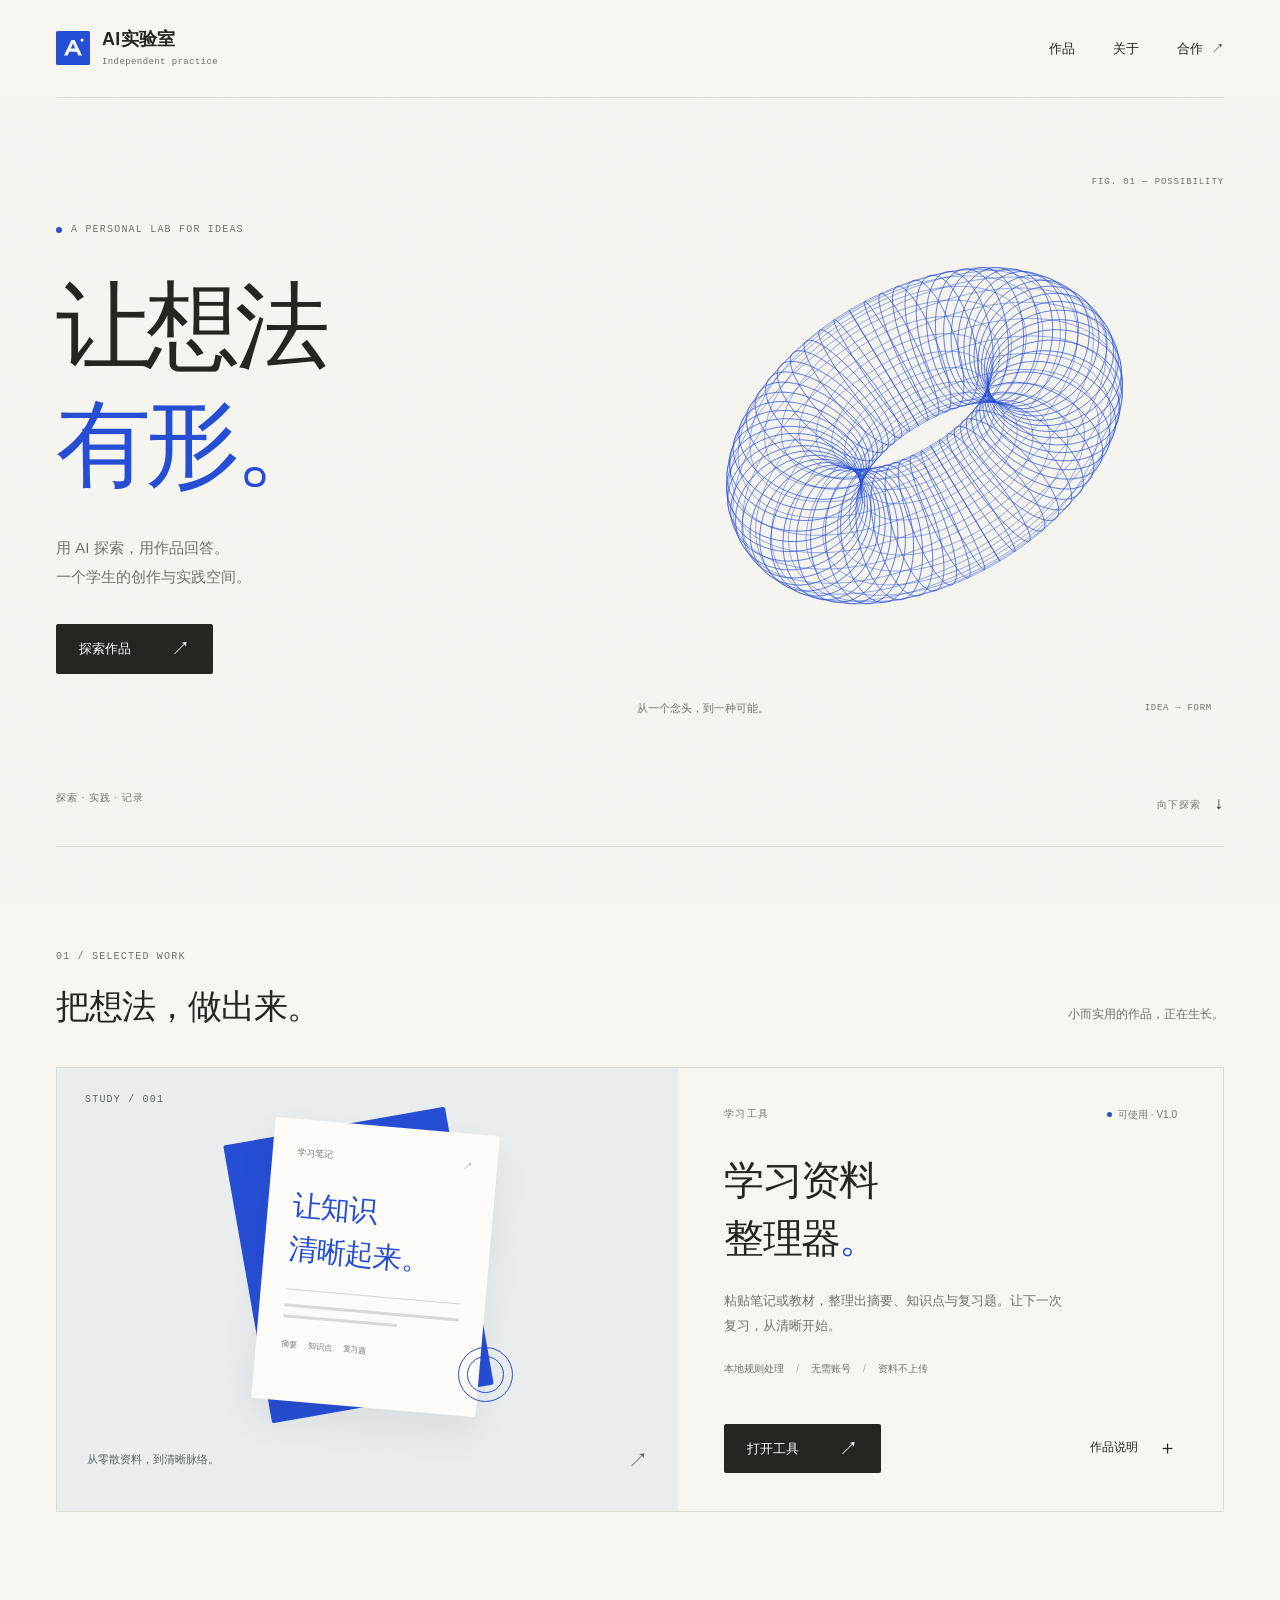
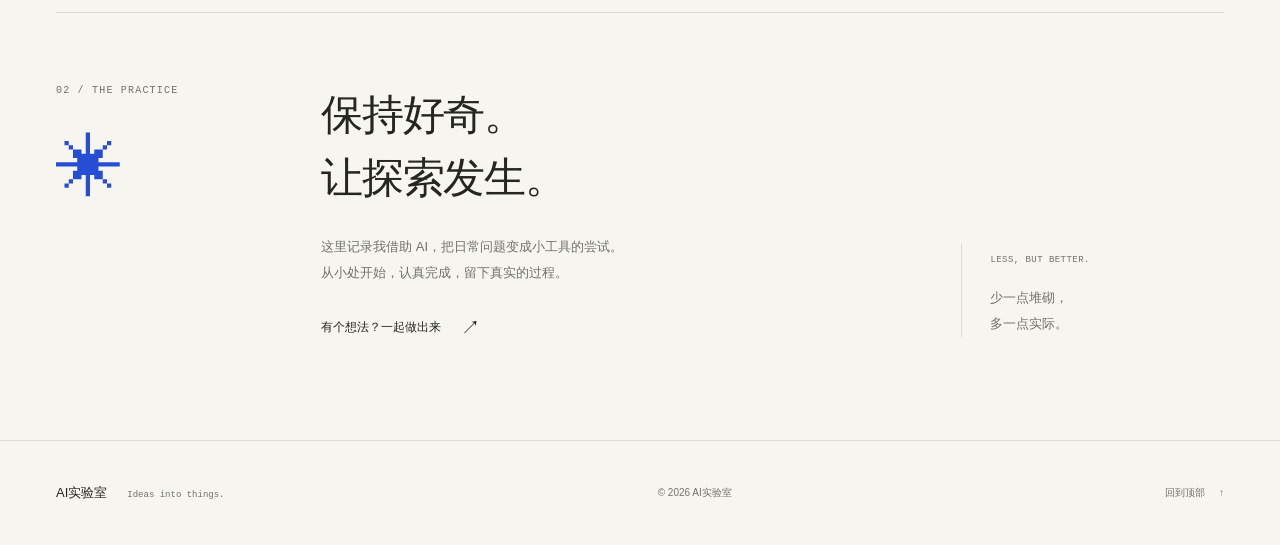
<file: index.html>
<!doctype html>
<html lang="zh-CN">
<head>
  <meta charset="utf-8">
  <meta name="viewport" content="width=device-width, initial-scale=1">
  <meta name="theme-color" content="#f6f5f0">
  <meta name="description" content="AI实验室，一个学生的创作与实践空间。把想法做成工具，留下真实的过程。">
  <title>AI实验室｜让想法有形</title>
  <link rel="icon" href="assets/logo-mark.svg" type="image/svg+xml">
  <link rel="stylesheet" href="styles.css">
</head>
<body>
  <a class="skip-link" href="#main-content">跳到主要内容</a>
  <header class="site-header" id="top">
    <div class="container nav-wrap">
      <a class="brand" href="#home" aria-label="AI实验室首页">
        <img src="assets/logo-mark.svg" width="34" height="34" alt="">
        <strong>AI实验室<span class="brand-caption">Independent practice</span></strong>
      </a>
      <button class="menu-toggle" type="button" aria-expanded="false" aria-controls="site-nav" hidden>目录 <span aria-hidden="true">＋</span></button>
      <nav class="site-nav" id="site-nav" aria-label="主导航">
        <a href="#completed">作品</a>
        <a href="#about">关于</a>
        <a href="service/">合作 <span aria-hidden="true">↗</span></a>
      </nav>
    </div>
  </header>
  <main id="main-content">
    <section class="hero container" id="home" aria-labelledby="hero-title">
      <div class="hero-copy">
        <p class="eyebrow"><span class="small-dot" aria-hidden="true"></span> A PERSONAL LAB FOR IDEAS</p>
        <h1 id="hero-title">让想法<br><span>有形。</span></h1>
        <p class="hero-intro">用 AI 探索，用作品回答。<br>一个学生的创作与实践空间。</p>
        <a class="button button-primary" href="#completed">探索作品 <span aria-hidden="true">↗</span></a>
      </div>
      <figure class="hero-art">
        <span class="art-coordinate" aria-hidden="true">FIG. 01 — POSSIBILITY</span>
        <img src="assets/possibility.svg" width="640" height="640" alt="由钴蓝色曲线交织而成的抽象环形雕塑">
        <figcaption><span>从一个念头，到一种可能。</span><span aria-hidden="true">IDEA → FORM</span></figcaption>
      </figure>
      <div class="hero-bottom"><span>探索 · 实践 · 记录</span><a href="#completed">向下探索 <span aria-hidden="true">↓</span></a></div>
    </section>
    <section class="work-section container" id="completed" aria-labelledby="completed-title">
      <div class="section-heading">
        <div><span class="eyebrow">01 / SELECTED WORK</span><h2 id="completed-title">把想法，做出来。</h2></div>
        <p>小而实用的作品，正在生长。</p>
      </div>
      <article class="featured-project">
        <a class="project-visual" href="study-organizer/" aria-label="打开学习资料整理器">
          <span class="visual-label">STUDY / 001</span>
          <div class="study-preview" aria-hidden="true">
            <div class="preview-paper preview-paper-back"></div>
            <div class="preview-paper preview-paper-front">
              <div class="preview-paper-top"><span>学习笔记</span><span>↗</span></div>
              <div class="preview-title">让知识<br>清晰起来。</div>
              <div class="preview-rule"></div>
              <div class="preview-line"></div><div class="preview-line short"></div>
              <div class="preview-topics"><span>摘要</span><span>知识点</span><span>复习题</span></div>
            </div>
            <span class="preview-orbit"></span>
          </div>
          <span class="visual-caption">从零散资料，到清晰脉络。<span>↗</span></span>
        </a>
        <div class="project-copy">
          <div class="project-meta"><span class="eyebrow">学习工具</span><span class="status"><i aria-hidden="true"></i>可使用 · V1.0</span></div>
          <h3>学习资料<br>整理器<span class="title-dot">。</span></h3>
          <p>粘贴笔记或教材，整理出摘要、知识点与复习题。让下一次复习，从清晰开始。</p>
          <div class="project-facts"><span>本地规则处理</span><span>无需账号</span><span>资料不上传</span></div>
          <div class="project-actions"><a class="button button-primary" href="study-organizer/">打开工具 <span aria-hidden="true">↗</span></a><button class="text-link" id="project-detail" type="button" hidden>作品说明 <span aria-hidden="true">＋</span></button></div>
        </div>
      </article>
    </section>
    <section class="about-section container" id="about" aria-labelledby="about-title">
      <div class="about-label"><span class="eyebrow">02 / THE PRACTICE</span><span class="asterisk" aria-hidden="true">✳</span></div>
      <div class="about-copy"><h2 id="about-title">保持好奇。<br>让探索发生。</h2><p>这里记录我借助 AI，把日常问题变成小工具的尝试。<br class="desktop-break">从小处开始，认真完成，留下真实的过程。</p><a class="text-link" href="service/">有个想法？一起做出来 <span aria-hidden="true">↗</span></a></div>
      <div class="about-note"><span class="eyebrow">LESS, BUT BETTER.</span><p>少一点堆砌，<br>多一点实际。</p></div>
    </section>
  </main>
  <footer class="site-footer"><div class="container footer-inner"><a class="footer-brand" href="#home">AI实验室<span>Ideas into things.</span></a><span>© <span id="current-year">2026</span> AI实验室</span><a href="#top">回到顶部 <span aria-hidden="true">↑</span></a></div></footer>
  <dialog class="detail-dialog" id="detail-dialog" aria-labelledby="dialog-title">
    <div class="dialog-shell">
      <button class="dialog-close" type="button" aria-label="关闭作品说明">×</button>
      <span class="eyebrow">PROJECT NOTE / 001</span><h2 id="dialog-title">学习资料整理器</h2>
      <p>将教材、笔记或文章整理为摘要、知识点、概念解释、考试重点、复习题与易混点，支持示例体验和结果复制。</p>
      <p>第一版使用浏览器本地规则，不调用 AI API，不上传或保存输入资料。结果适合初步梳理，复习时请对照原文检查。</p>
      <div class="dialog-next"><span class="eyebrow">NEXT STEP</span><p>根据使用反馈改进整理质量，探索 AI 的更多可能。</p></div>
      <a class="button button-primary" href="study-organizer/">试试工具 <span aria-hidden="true">↗</span></a>
    </div>
  </dialog>
  <script src="app.js"></script>
</body>
</html>
</file>
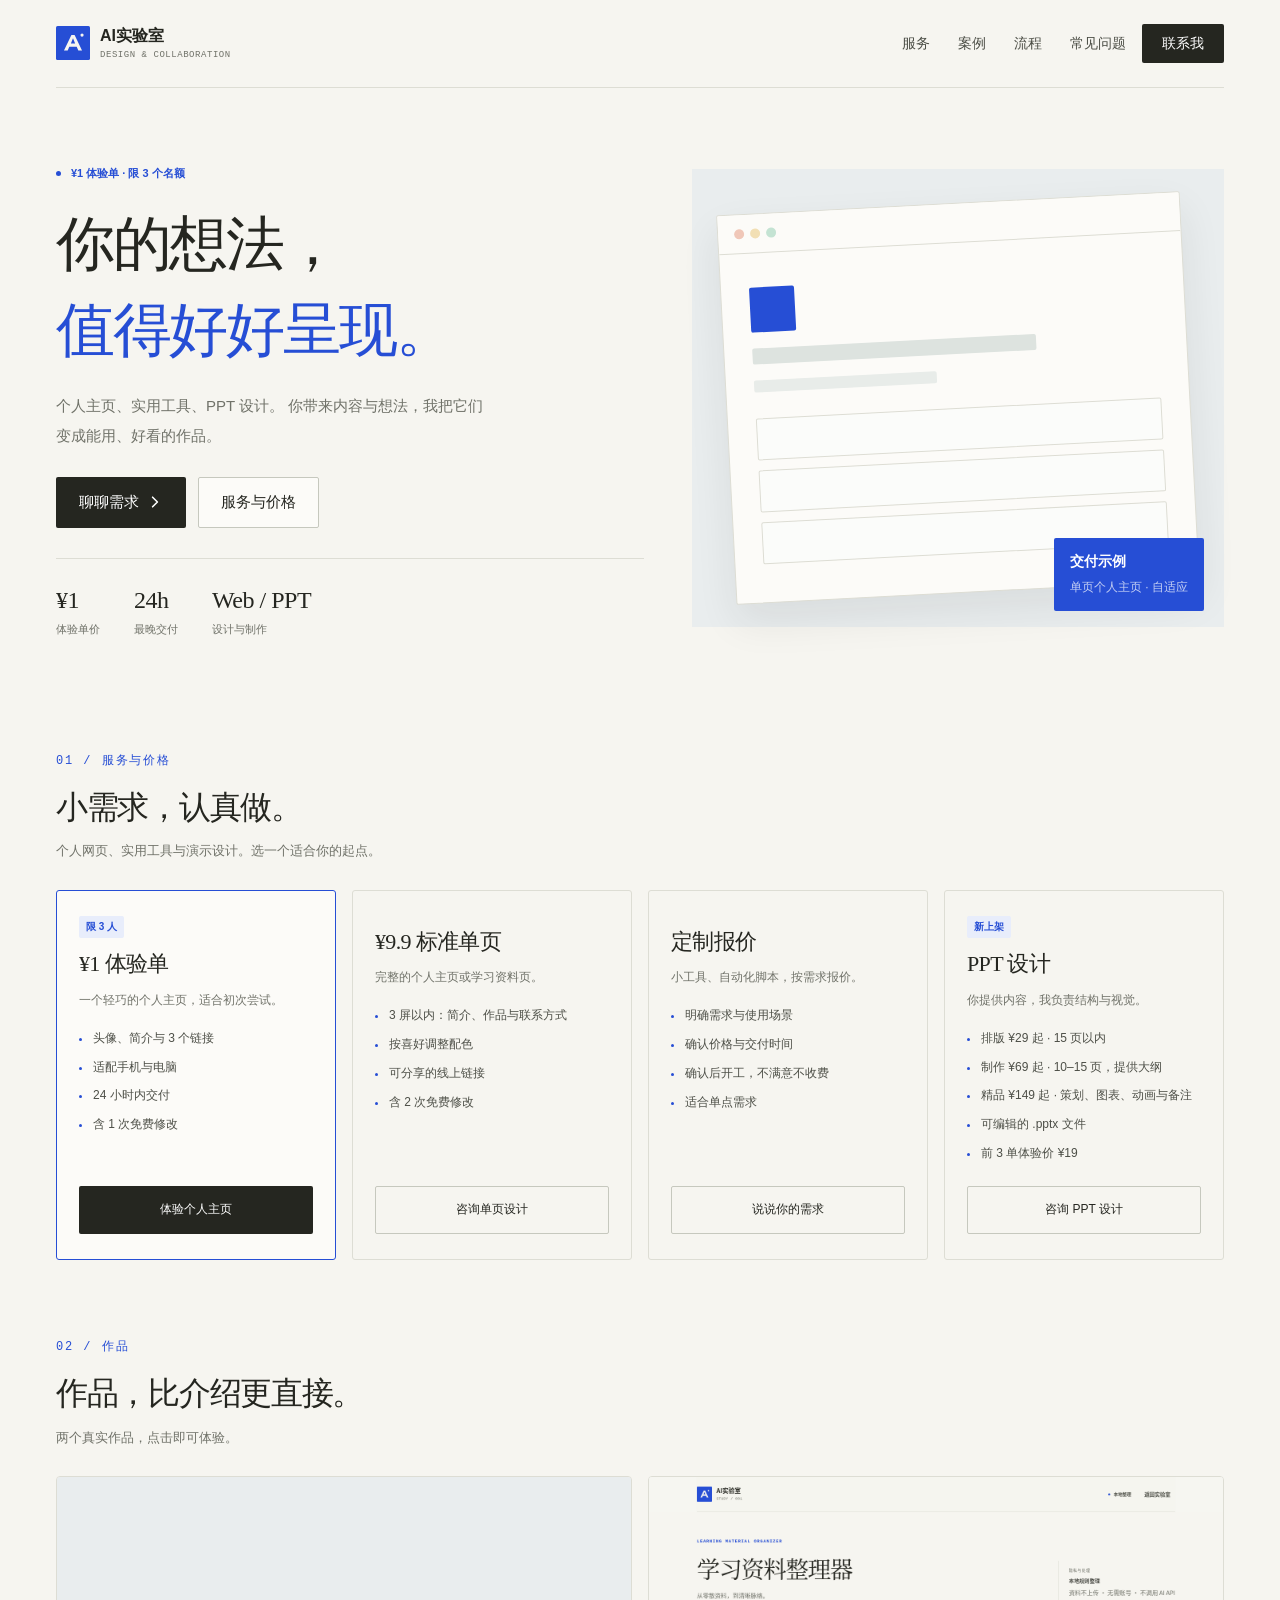
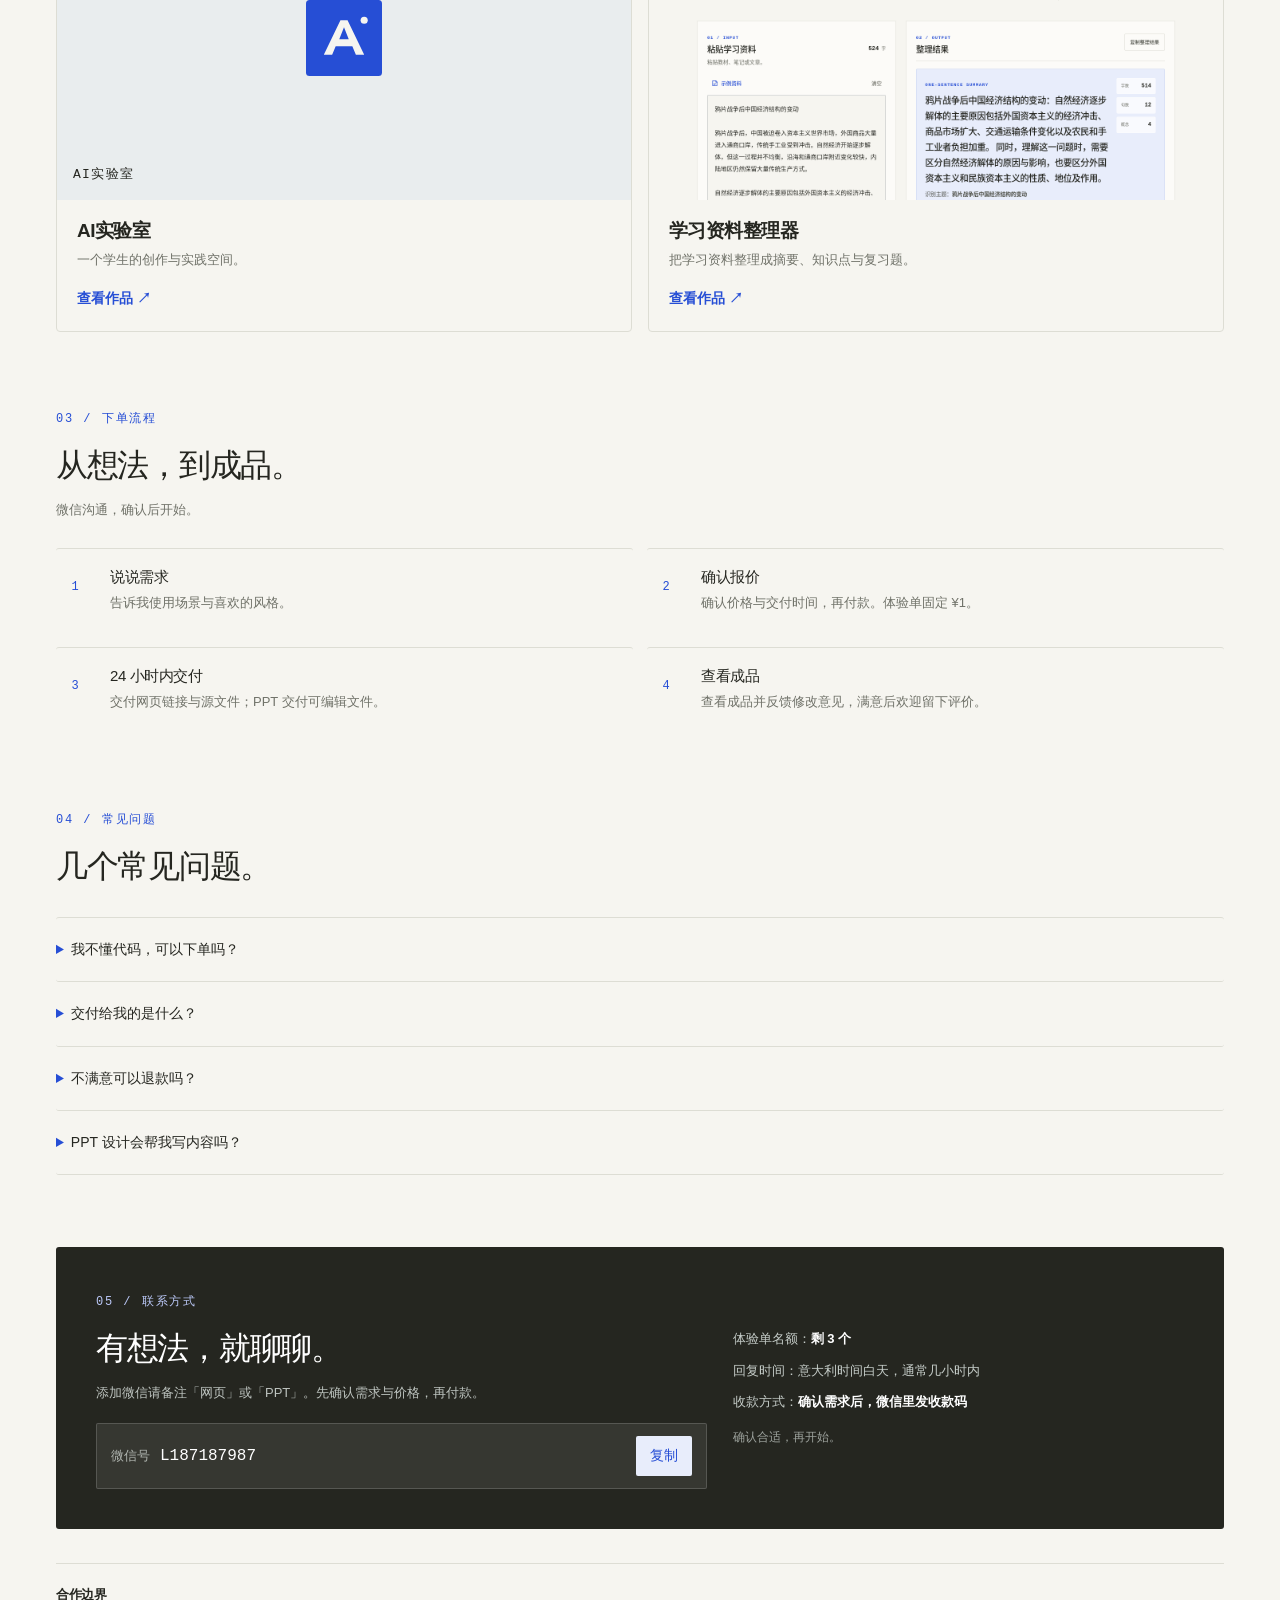
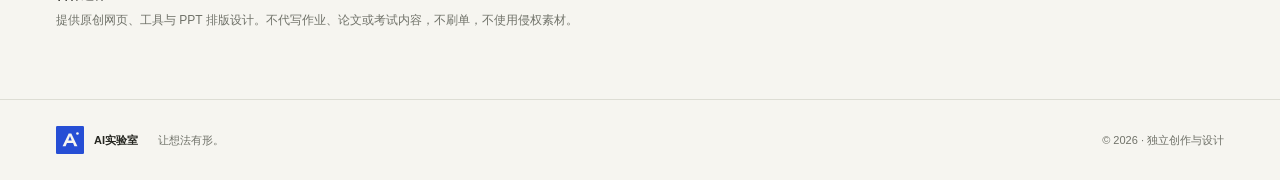
<file: service/index.html>
<!doctype html>
<html lang="zh-CN">
<head>
  <meta charset="utf-8">
  <meta name="viewport" content="width=device-width, initial-scale=1">
  <meta name="theme-color" content="#f6f5f0">
  <meta name="description" content="网页与演示设计。个人主页、实用工具、PPT 排版，学生价定制。">
  <title>一起把想法做出来｜AI实验室</title>
  <link rel="icon" href="../assets/logo-mark.svg" type="image/svg+xml">
  <link rel="stylesheet" href="service.css">
  <link rel="stylesheet" href="../theme.css">
</head>
<body>
  <a class="skip-link" href="#main">跳到主要内容</a>
  <div class="page-grid" aria-hidden="true"></div>

  <div class="setup-warning" id="setup-warning" hidden>
    <div class="wrap">
      <strong>还没设置完：</strong>请先把微信号填好再发布出去。
    </div>
  </div>

  <header class="topbar">
    <div class="wrap topbar-inner">
      <a class="brand" href="../index.html" aria-label="返回 AI实验室">
        <img src="../assets/logo-mark.svg" width="34" height="34" alt="">
        <span class="brand-text"><strong>AI实验室</strong><small>DESIGN & COLLABORATION</small></span>
      </a>
      <nav class="nav" aria-label="页面导航">
        <a href="#services">服务</a>
        <a href="#cases">案例</a>
        <a href="#process">流程</a>
        <a href="#faq">常见问题</a>
        <a class="nav-cta" href="#contact">联系我</a>
      </nav>
    </div>
  </header>

  <main id="main">
    <section class="hero wrap">
      <div class="hero-copy">
        <span class="pill"><i></i>¥1 体验单 · 限 3 个名额</span>
        <h1>你的想法，<br><em>值得好好呈现。</em></h1>
        <p class="lede">
          个人主页、实用工具、PPT 设计。
          你带来内容与想法，我把它们变成能用、好看的作品。
        </p>
        <div class="hero-actions">
          <a class="btn btn-primary" href="#contact">聊聊需求
            <svg viewBox="0 0 20 20" aria-hidden="true"><path d="m7 4 6 6-6 6"></path></svg>
          </a>
          <a class="btn btn-ghost" href="#services">服务与价格</a>
        </div>
        <ul class="hero-facts">
          <li><strong>¥1</strong><span>体验单价</span></li>
          <li><strong>24h</strong><span>最晚交付</span></li>
          <li><strong>Web / PPT</strong><span>设计与制作</span></li>
        </ul>
      </div>

      <div class="hero-visual" aria-hidden="true">
        <div class="mock-window">
          <div class="mock-bar"><span></span><span></span><span></span></div>
          <div class="mock-body">
            <div class="mock-avatar"></div>
            <div class="mock-line w70"></div>
            <div class="mock-line w45"></div>
            <div class="mock-links">
              <div class="mock-link"></div>
              <div class="mock-link"></div>
              <div class="mock-link"></div>
            </div>
          </div>
        </div>
        <div class="mock-badge">
          <strong>交付示例</strong>
          <span>单页个人主页 · 自适应</span>
        </div>
      </div>
    </section>

    <section class="section wrap" id="services">
      <div class="section-head">
        <span class="index">01 / 服务与价格</span>
        <h2>小需求，认真做。</h2>
        <p>个人网页、实用工具与演示设计。选一个适合你的起点。</p>
      </div>

      <div class="price-grid">
        <article class="price-card featured">
          <span class="tag">限 3 人</span>
          <h3>¥1 体验单</h3>
          <p class="price-desc">一个轻巧的个人主页，适合初次尝试。</p>
          <ul class="feature-list">
            <li>头像、简介与 3 个链接</li>
            <li>适配手机与电脑</li>
            <li>24 小时内交付</li>
            <li>含 1 次免费修改</li>
          </ul>
          <a class="btn btn-primary btn-block" href="#contact">体验个人主页</a>
        </article>

        <article class="price-card">
          <h3>¥9.9 标准单页</h3>
          <p class="price-desc">完整的个人主页或学习资料页。</p>
          <ul class="feature-list">
            <li>3 屏以内：简介、作品与联系方式</li>
            <li>按喜好调整配色</li>
            <li>可分享的线上链接</li>
            <li>含 2 次免费修改</li>
          </ul>
          <a class="btn btn-outline btn-block" href="#contact">咨询单页设计</a>
        </article>

        <article class="price-card">
          <h3>定制报价</h3>
          <p class="price-desc">小工具、自动化脚本，按需求报价。</p>
          <ul class="feature-list">
            <li>明确需求与使用场景</li>
            <li>确认价格与交付时间</li>
            <li>确认后开工，不满意不收费</li>
            <li>适合单点需求</li>
          </ul>
          <a class="btn btn-outline btn-block" href="#contact">说说你的需求</a>
        </article>

        <article class="price-card">
          <span class="tag">新上架</span>
          <h3>PPT 设计</h3>
          <p class="price-desc">你提供内容，我负责结构与视觉。</p>
          <ul class="feature-list">
            <li>排版 ¥29 起 · 15 页以内</li>
            <li>制作 ¥69 起 · 10–15 页，提供大纲</li>
            <li>精品 ¥149 起 · 策划、图表、动画与备注</li>
            <li>可编辑的 .pptx 文件</li>
            <li>前 3 单体验价 ¥19</li>
          </ul>
          <a class="btn btn-outline btn-block" href="#contact">咨询 PPT 设计</a>
        </article>
      </div>
    </section>

    <section class="section wrap" id="cases">
      <div class="section-head">
        <span class="index">02 / 作品</span>
        <h2>作品，比介绍更直接。</h2>
        <p>两个真实作品，点击即可体验。</p>
      </div>

      <div class="case-grid">
        <a class="case-card" href="../index.html">
          <div class="case-thumb case-thumb-lab">
            <img src="../assets/logo-mark.svg" width="72" height="72" alt="">
            <span class="case-thumb-label">AI实验室</span>
          </div>
          <div class="case-body">
            <h3>AI实验室</h3>
            <p>一个学生的创作与实践空间。</p>
            <span class="case-link">查看作品 ↗</span>
          </div>
        </a>

        <a class="case-card" href="../study-organizer/">
          <div class="case-thumb">
            <img src="../assets/project-study-organizer.png" alt="学习资料整理器界面截图" loading="lazy" width="1440" height="900" onerror="this.onerror=null;this.src='../assets/project-study-organizer.svg'">
          </div>
          <div class="case-body">
            <h3>学习资料整理器</h3>
            <p>把学习资料整理成摘要、知识点与复习题。</p>
            <span class="case-link">查看作品 ↗</span>
          </div>
        </a>
      </div>
    </section>

    <section class="section wrap" id="process">
      <div class="section-head">
        <span class="index">03 / 下单流程</span>
        <h2>从想法，到成品。</h2>
        <p>微信沟通，确认后开始。</p>
      </div>

      <ol class="steps">
        <li>
          <span class="step-no">1</span>
          <div>
            <h3>说说需求</h3>
            <p>告诉我使用场景与喜欢的风格。</p>
          </div>
        </li>
        <li>
          <span class="step-no">2</span>
          <div>
            <h3>确认报价</h3>
            <p>确认价格与交付时间，再付款。体验单固定 ¥1。</p>
          </div>
        </li>
        <li>
          <span class="step-no">3</span>
          <div>
            <h3>24 小时内交付</h3>
            <p>交付网页链接与源文件；PPT 交付可编辑文件。</p>
          </div>
        </li>
        <li>
          <span class="step-no">4</span>
          <div>
            <h3>查看成品</h3>
            <p>查看成品并反馈修改意见，满意后欢迎留下评价。</p>
          </div>
        </li>
      </ol>
    </section>

    <section class="section wrap" id="faq">
      <div class="section-head">
        <span class="index">04 / 常见问题</span>
        <h2>几个常见问题。</h2>
      </div>

      <div class="faq">
        <details>
          <summary>我不懂代码，可以下单吗？</summary>
          <p>可以。提供文字、链接与喜欢的风格即可，制作前会确认需求。</p>
        </details>
        <details>
          <summary>交付给我的是什么？</summary>
          <p>可分享的网页链接与源文件；PPT 交付可编辑的 .pptx 文件。</p>
        </details>
        <details>
          <summary>不满意可以退款吗？</summary>
          <p>交付前如果成品和你说的完全不一样，可以全额退。交付后若只是小地方不满意，我免费改到你满意为止。</p>
        </details>
        <details>
          <summary>PPT 设计会帮我写内容吗？</summary>
          <p>不替你写内容。我负责把<strong>你提供的</strong>大纲、资料和观点整理成结构清楚、排版好看的幻灯片，可编辑的 .pptx 文件。论文、考试，以及需要我替你完成作业内容的，一律不接。</p>
        </details>
      </div>
    </section>

    <section class="section wrap" id="contact">
      <div class="contact-card">
        <div class="contact-copy">
          <span class="index">05 / 联系方式</span>
          <h2>有想法，就聊聊。</h2>
          <p>添加微信请备注「网页」或「PPT」。先确认需求与价格，再付款。</p>

          <div class="wechat-box">
            <span class="wechat-label">微信号</span>
            <span class="wechat-id" id="wechat-id">L187187987</span>
            <button class="copy-btn" type="button" id="copy-wechat">复制</button>
          </div>

        </div>

        <div class="contact-side">
          <ul class="contact-notes">
            <li>体验单名额：<strong>剩 3 个</strong></li>
            <li>回复时间：意大利时间白天，通常几小时内</li>
            <li>收款方式：<strong>确认需求后，微信里发收款码</strong></li>
          </ul>
          <p class="contact-tip">确认合适，再开始。</p>
        </div>
      </div>
    </section>

    <section class="wrap boundary">
      <div class="boundary-inner">
        <h2>合作边界</h2>
        <p>提供原创网页、工具与 PPT 排版设计。不代写作业、论文或考试内容，不刷单，不使用侵权素材。</p>
      </div>
    </section>
  </main>

  <footer class="footer">
    <div class="wrap footer-inner">
      <a class="brand" href="../index.html">
        <img src="../assets/logo-mark.svg" width="28" height="28" alt="">
        <span>AI实验室</span>
      </a>
      <p>让想法有形。</p>
      <span>© <span id="year">2026</span> · 独立创作与设计</span>
    </div>
  </footer>

  <script>
    (function () {
      const yearEl = document.getElementById('year');
      if (yearEl) yearEl.textContent = String(new Date().getFullYear());

      const wechatEl = document.getElementById('wechat-id');
      const copyBtn = document.getElementById('copy-wechat');
      const warning = document.getElementById('setup-warning');
      const wechatId = wechatEl ? wechatEl.textContent.trim() : '';
      const notConfigured = wechatId === '' || wechatId.charAt(0) === '{';

      if (warning && notConfigured) warning.hidden = false;
      if (copyBtn && notConfigured) {
        copyBtn.disabled = true;
        copyBtn.textContent = '待设置';
      }

      if (copyBtn && !notConfigured) {
        copyBtn.addEventListener('click', async function () {
          try {
            await navigator.clipboard.writeText(wechatId);
            copyBtn.textContent = '已复制';
          } catch (error) {
            copyBtn.textContent = '请手动复制';
          }
          setTimeout(function () { copyBtn.textContent = '复制'; }, 1600);
        });
      }
    }());
  </script>
</body>
</html>
</file>
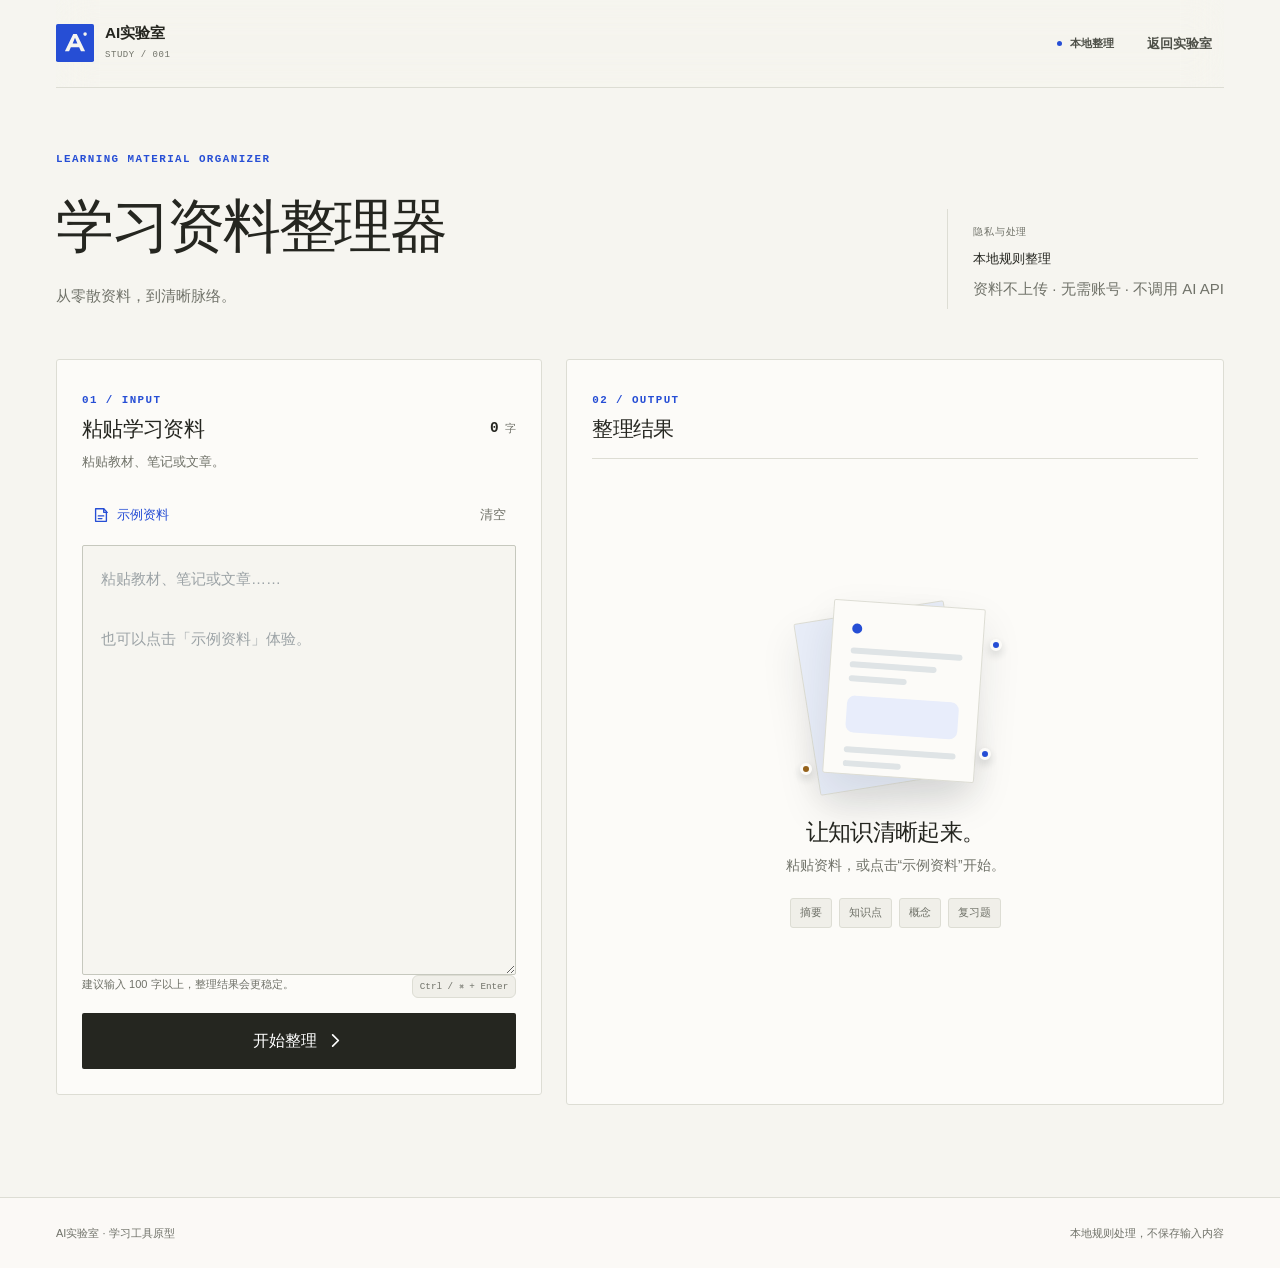
<file: study-organizer/index.html>
<!doctype html>
<html lang="zh-CN">
<head>
  <meta charset="utf-8">
  <meta name="viewport" content="width=device-width, initial-scale=1">
  <meta name="theme-color" content="#f6f5f0">
  <meta name="description" content="把杂乱学习资料变成可以直接复习的知识结构。">
  <title>学习资料整理器｜AI实验室</title>
  <link rel="icon" href="../assets/logo-mark.svg" type="image/svg+xml">
  <link rel="stylesheet" href="styles.css">
  <link rel="stylesheet" href="../theme.css">
</head>
<body>
  <a class="skip-link" href="#organizer">跳到整理工具</a>

  <div class="ambient-grid" aria-hidden="true"></div>

  <header class="app-header">
    <div class="app-container header-inner">
      <a class="brand" href="../index.html" aria-label="返回 AI 实验室首页">
        <img src="../assets/logo-mark.svg" width="38" height="38" alt="">
        <span>
          <strong>AI实验室</strong>
          <small>STUDY / 001</small>
        </span>
      </a>

      <div class="header-actions">
        <span class="mode-pill"><i aria-hidden="true"></i>本地整理</span>
        <a class="back-link" href="../index.html">返回实验室</a>
      </div>
    </div>
  </header>

  <main>
    <section class="intro">
      <div class="app-container intro-inner">
        <div>
          <span class="eyebrow">LEARNING MATERIAL ORGANIZER</span>
          <h1>学习资料整理器</h1>
          <p>从零散资料，到清晰脉络。</p>
        </div>
        <div class="intro-note">
          <span>隐私与处理</span>
          <strong>本地规则整理</strong>
          <p>资料不上传 · 无需账号 · 不调用 AI API</p>
        </div>
      </div>
    </section>

    <section class="workspace-section" id="organizer" aria-labelledby="workspace-title">
      <h2 class="sr-only" id="workspace-title">资料整理工作区</h2>
      <div class="app-container workspace">
        <section class="input-panel" aria-labelledby="input-title">
          <div class="panel-heading">
            <div>
              <span class="panel-index">01 / INPUT</span>
              <h2 id="input-title">粘贴学习资料</h2>
            </div>
            <span class="char-count"><strong id="char-count">0</strong> 字</span>
          </div>

          <p class="panel-help">粘贴教材、笔记或文章。</p>

          <div class="input-toolbar">
            <button class="text-button" id="example-button" type="button">
              <svg viewBox="0 0 20 20" aria-hidden="true"><path d="M4 3h9l3 3v11H4z"></path><path d="M13 3v4h4M7 11h6M7 14h4"></path></svg>
              示例资料
            </button>
            <button class="text-button muted" id="clear-button" type="button">清空</button>
          </div>

          <label class="sr-only" for="source-text">学习资料内容</label>
          <textarea id="source-text" placeholder="粘贴教材、笔记或文章……&#10;&#10;也可以点击「示例资料」体验。"></textarea>

          <div class="input-footer">
            <span id="input-status" role="status">建议输入 100 字以上，整理结果会更稳定。</span>
            <span class="keyboard-hint">Ctrl / ⌘ + Enter</span>
          </div>

          <div class="form-error" id="form-error" role="alert" hidden></div>

          <button class="primary-button" id="organize-button" type="button">
            <span>开始整理</span>
            <svg viewBox="0 0 20 20" aria-hidden="true"><path d="m7 4 6 6-6 6"></path></svg>
          </button>
        </section>

        <section class="output-panel" aria-labelledby="output-title">
          <div class="output-topbar">
            <div>
              <span class="panel-index">02 / OUTPUT</span>
              <h2 id="output-title">整理结果</h2>
            </div>
            <button class="copy-button" id="copy-button" type="button" hidden>复制整理结果</button>
          </div>

          <div class="output-content" id="output-content" aria-live="polite">
            <div class="empty-state">
              <div class="empty-visual" aria-hidden="true">
                <div class="paper-sheet paper-back"></div>
                <div class="paper-sheet paper-front">
                  <span class="paper-dot"></span>
                  <span class="paper-line wide"></span>
                  <span class="paper-line"></span>
                  <span class="paper-line short"></span>
                  <span class="paper-block"></span>
                  <span class="paper-line wide"></span>
                  <span class="paper-line short"></span>
                </div>
                <span class="visual-node node-one"></span>
                <span class="visual-node node-two"></span>
                <span class="visual-node node-three"></span>
              </div>
              <h3>让知识清晰起来。</h3>
              <p>粘贴资料，或点击“示例资料”开始。</p>
              <div class="empty-features">
                <span>摘要</span>
                <span>知识点</span>
                <span>概念</span>
                <span>复习题</span>
              </div>
            </div>
          </div>
        </section>
      </div>
    </section>
  </main>

  <footer class="app-footer">
    <div class="app-container footer-inner">
      <span>AI实验室 · 学习工具原型</span>
      <span>本地规则处理，不保存输入内容</span>
    </div>
  </footer>

  <script type="module" src="app.js"></script>
</body>
</html>
</file>
<file: styles.css>
:root {
  color-scheme: light;
  --bg: #f6f5f0;
  --ink: #252620;
  --muted: #71726a;
  --line: #dcdcd3;
  --blue: #264ed5;
  --font-sans: "PingFang SC", "Microsoft YaHei", "Noto Sans CJK SC", sans-serif;
  --font-serif: "Songti SC", "Noto Serif CJK SC", "SimSun", serif;
  --font-mono: "SFMono-Regular", Consolas, "Liberation Mono", monospace;
}
*, *::before, *::after { box-sizing: border-box; }
html { scroll-behavior: smooth; scroll-padding-top: 110px; }
body { margin: 0; background: var(--bg); color: var(--ink); font-family: var(--font-sans); font-size: 15px; line-height: 1.8; -webkit-font-smoothing: antialiased; }
body::before { position: fixed; inset: 0; z-index: -1; pointer-events: none; content: ""; opacity: .16; background-image: url("data:image/svg+xml,%3Csvg xmlns='http://www.w3.org/2000/svg' width='160' height='160'%3E%3Cfilter id='n'%3E%3CfeTurbulence type='fractalNoise' baseFrequency='.8' numOctaves='3' stitchTiles='stitch'/%3E%3C/filter%3E%3Cpath fill='%23888888' filter='url(%23n)' opacity='.2' d='M0 0h160v160H0z'/%3E%3C/svg%3E"); }
a { color: inherit; text-decoration: none; }
button { font: inherit; cursor: pointer; }
img { display: block; max-width: 100%; }
h1, h2, h3, p, figure { margin: 0; }
button, a { -webkit-tap-highlight-color: transparent; }
[hidden] { display: none !important; }
::selection { background: #dbe2fa; }
:focus-visible { outline: 2px solid var(--blue); outline-offset: 6px; }
.container { width: min(1200px, calc(100% - 112px)); margin-inline: auto; }
.skip-link { position: fixed; left: 20px; top: 12px; z-index: 100; background: var(--ink); color: white; padding: 10px 18px; transform: translateY(-160%); }
.skip-link:focus { transform: translateY(0); }
.site-header { position: sticky; top: 0; z-index: 20; background: rgba(246, 245, 240, .94); backdrop-filter: blur(14px); }
.nav-wrap { min-height: 98px; display: flex; align-items: center; justify-content: space-between; border-bottom: 1px solid var(--line); }
.brand { display: inline-flex; align-items: center; gap: 12px; }
.brand strong { font-size: 18px; font-weight: 600; letter-spacing: .02em; line-height: 1.3; }
.brand-caption { display: block; margin-top: 5px; color: var(--muted); font-family: var(--font-mono); font-size: 9px; font-weight: 400; letter-spacing: .045em; }
.site-nav { display: flex; align-items: center; gap: 38px; }
.site-nav a { display: inline-flex; min-height: 44px; align-items: center; gap: 8px; font-size: 13px; transition: color .2s; }
.site-nav a:hover, .text-link:hover { color: var(--blue); }
.menu-toggle { display: none; }
.eyebrow { display: inline-flex; align-items: center; gap: 9px; color: var(--muted); font-family: var(--font-mono); font-size: 10px; line-height: 1.6; letter-spacing: .12em; font-weight: 400; }
.small-dot { width: 6px; height: 6px; border-radius: 50%; background: var(--blue); }
.hero { position: relative; display: grid; grid-template-columns: 1fr 1.12fr; align-items: center; column-gap: 35px; padding-top: 66px; }
.hero-copy { padding: 10px 0 40px; }
.hero h1 { margin: 27px 0 28px; font-family: var(--font-serif); font-size: clamp(68px, 7.4vw, 106px); font-weight: 400; line-height: 1.25; letter-spacing: -.06em; }
.hero h1 span { color: var(--blue); }
.hero-intro { margin-bottom: 33px; color: var(--muted); line-height: 1.95; font-size: 15px; }
.button { min-height: 48px; display: inline-flex; justify-content: space-between; align-items: center; gap: 40px; padding: 12px 22px; border: 1px solid transparent; border-radius: 2px; font-size: 13px; transition: background .2s, transform .2s; }
.button-primary { background: var(--ink); color: #fff; }
.button-primary:hover { background: var(--blue); transform: translateY(-2px); }
.button span { font-size: 19px; line-height: 1; }
.hero-art { position: relative; align-self: stretch; display: flex; flex-direction: column; justify-content: center; padding-bottom: 35px; }
.art-coordinate { position: absolute; top: 10px; right: 0; color: var(--muted); font-family: var(--font-mono); font-size: 9px; letter-spacing: .1em; }
.hero-art img { width: 100%; height: auto; margin-top: -26px; }
.hero-art figcaption { display: flex; align-items: center; justify-content: space-between; padding: 0 12px; margin-top: -38px; color: var(--muted); font-size: 11px; }
.hero-art figcaption span:last-child { font-family: var(--font-mono); font-size: 9px; letter-spacing: .08em; }
.hero-bottom { grid-column: 1 / -1; display: flex; justify-content: space-between; border-bottom: 1px solid var(--line); padding: 26px 0; margin-top: 10px; font-size: 10px; color: var(--muted); letter-spacing: .09em; }
.hero-bottom a { display: flex; gap: 14px; align-items: center; }
.hero-bottom a span { font-size: 17px; color: var(--ink); }
.work-section { padding-top: 93px; padding-bottom: 100px; }
.section-heading { display: flex; align-items: flex-end; justify-content: space-between; gap: 24px; margin-bottom: 35px; }
.section-heading h2 { margin-top: 14px; font-family: var(--font-serif); font-size: 34px; font-weight: 400; letter-spacing: -.03em; line-height: 1.5; }
.section-heading > p { font-size: 12px; color: var(--muted); padding-bottom: 6px; }
.featured-project { display: grid; grid-template-columns: 1.14fr 1fr; min-height: 445px; border: 1px solid var(--line); }
.project-visual { position: relative; display: flex; flex-direction: column; justify-content: center; overflow: hidden; padding: 30px; background: #e9edee; }
.visual-label { position: absolute; left: 28px; top: 23px; color: #586469; font-size: 10px; font-family: var(--font-mono); letter-spacing: .12em; }
.study-preview { position: relative; width: 260px; height: 306px; align-self: center; margin: 15px 0 20px; transition: transform .4s; }
.project-visual:hover .study-preview { transform: translateY(-5px) rotate(2deg); }
.preview-paper { position: absolute; width: 225px; height: 282px; border-radius: 2px; }
.preview-paper-back { top: 8px; left: 8px; background: var(--blue); transform: rotate(-10deg); }
.preview-paper-front { top: 10px; left: 25px; padding: 25px; background: #fcfbf7; transform: rotate(5deg); box-shadow: 0 18px 35px #24343815; }
.preview-paper-top { display: flex; justify-content: space-between; color: #77796e; font-size: 9px; }
.preview-title { margin-top: 24px; color: var(--blue); font-family: var(--font-serif); font-size: 29px; line-height: 1.5; letter-spacing: -.03em; }
.preview-rule { height: 1px; background: #d4d5cc; margin: 18px 0 14px; }
.preview-line { height: 3px; background: #d8dad3; width: 100%; margin: 8px 0; }
.preview-line.short { width: 65%; }
.preview-topics { display: flex; gap: 11px; margin-top: 20px; color: #77796e; font-size: 8px; }
.preview-orbit { position: absolute; z-index: 2; right: -15px; bottom: 20px; width: 55px; height: 55px; border: 1px solid var(--blue); border-radius: 50%; }
.preview-orbit::after { position: absolute; inset: 8px; border: 1px solid var(--blue); border-radius: 50%; content: ""; }
.visual-caption { display: flex; align-items: center; justify-content: space-between; width: 100%; color: #586469; font-size: 11px; }
.visual-caption > span { font-size: 20px; }
.project-copy { display: flex; flex-direction: column; padding: 38px 46px; }
.project-meta { display: flex; justify-content: space-between; align-items: center; gap: 12px; }
.status { display: flex; align-items: center; gap: 6px; color: var(--muted); font-size: 10px; white-space: nowrap; }
.status i { width: 5px; height: 5px; border-radius: 50%; background: var(--blue); }
.project-copy h3 { margin: 28px 0 20px; font-size: 40px; font-family: var(--font-serif); font-weight: 400; letter-spacing: -.04em; line-height: 1.45; }
.title-dot { color: var(--blue); }
.project-copy > p { max-width: 340px; font-size: 13px; color: var(--muted); line-height: 1.95; }
.project-facts { display: flex; flex-wrap: wrap; gap: 0; margin: 21px 0 30px; color: var(--muted); font-size: 10px; }
.project-facts span + span::before { content: "/"; margin: 0 12px; color: #b4b5ac; }
.project-actions { display: flex; flex-wrap: wrap; align-items: center; justify-content: space-between; gap: 18px; margin-top: auto; }
.text-link { display: inline-flex; align-items: center; justify-content: space-between; gap: 20px; min-height: 44px; padding: 0; border: 0; background: transparent; font-size: 12px; color: var(--ink); transition: color .2s; }
.text-link > span { font-size: 19px; }
.about-section { display: grid; grid-template-columns: .6fr 1.6fr .7fr; gap: 40px; padding: 70px 0 90px; border-top: 1px solid var(--line); }
.about-label { display: flex; flex-direction: column; align-items: flex-start; gap: 36px; }
.asterisk { display: block; color: var(--blue); font-size: 68px; font-family: serif; line-height: 1; }
.about-copy h2 { font-family: var(--font-serif); font-size: clamp(30px, 3.3vw, 44px); font-weight: 400; line-height: 1.5; letter-spacing: -.03em; }
.about-copy p { margin-top: 24px; color: var(--muted); font-size: 13px; line-height: 2; }
.about-copy .text-link { margin-top: 20px; }
.about-note { border-left: 1px solid var(--line); padding-left: 28px; align-self: end; margin-bottom: 13px; }
.about-note .eyebrow { font-size: 9px; letter-spacing: .05em; }
.about-note p { margin-top: 15px; color: var(--muted); font-size: 13px; line-height: 2; }
.site-footer { border-top: 1px solid var(--line); }
.footer-inner { display: flex; gap: 25px; align-items: center; justify-content: space-between; padding: 30px 0; color: var(--muted); font-size: 10px; }
.footer-brand { color: var(--ink); font-size: 13px; }
.footer-brand span { color: var(--muted); font-family: var(--font-mono); font-size: 9px; margin-left: 20px; }
.footer-inner > a:last-child { display: inline-flex; gap: 14px; align-items: center; min-height: 44px; }
.detail-dialog { width: min(590px, calc(100% - 32px)); max-height: 85svh; padding: 0; border: 1px solid var(--line); background: var(--bg); color: var(--ink); }
.detail-dialog::backdrop { background: #25262075; backdrop-filter: blur(6px); }
.dialog-shell { position: relative; padding: 55px 45px 40px; }
.dialog-close { position: absolute; right: 12px; top: 10px; width: 44px; height: 44px; border: 0; background: transparent; color: var(--ink); font-size: 28px; }
.dialog-shell h2 { font-family: var(--font-serif); font-weight: 400; font-size: 28px; margin: 16px 0 22px; }
.dialog-shell > p, .dialog-next p { font-size: 13px; line-height: 2; color: var(--muted); margin: 15px 0; }
.dialog-next { border-top: 1px solid var(--line); margin: 25px 0; padding-top: 18px; }
@media (min-width: 1500px) { .hero { padding-top: 85px; } }
@media (max-width: 1000px) {
  .container { width: calc(100% - 64px); }
  .hero { column-gap: 0; padding-top: 50px; }
  .hero h1 { font-size: 78px; }
  .project-copy { padding: 30px; }
  .project-copy h3 { font-size: 34px; }
  .project-actions { gap: 12px; }
  .about-section { grid-template-columns: .6fr 1.6fr; }
  .about-note { display: none; }
}
@media (max-width: 760px) {
  .hero { grid-template-columns: 1fr 1fr; }
  .hero h1 { font-size: 64px; }
  .hero .eyebrow { font-size: 8px; letter-spacing: .06em; }
  .hero-art figcaption span:last-child { display: none; }
  .hero-intro { font-size: 13px; }
  .featured-project { grid-template-columns: 1fr; }
  .project-visual { min-height: 370px; }
  .project-copy { padding: 34px; }
  .project-copy h3 br { display: none; }
  .project-copy > p { max-width: none; }
  .work-section { padding: 70px 0; }
  .about-section { gap: 25px; padding: 55px 0 65px; }
  .desktop-break { display: none; }
}
@media (max-width: 620px) {
  html { scroll-padding-top: 88px; }
  .container { width: calc(100% - 40px); }
  .nav-wrap { min-height: 78px; position: relative; }
  .brand strong { font-size: 16px; }
  .brand-caption { font-size: 8px; }
  .menu-toggle { display: inline-flex; align-items: center; gap: 15px; min-height: 44px; padding: 0 8px; border: 0; background: transparent; font-size: 12px; }
  .menu-toggle span { font-size: 20px; transition: transform .2s; }
  .menu-toggle[aria-expanded="true"] span { transform: rotate(45deg); }
  .site-nav { gap: 24px; }
  .site-nav a { font-size: 12px; }
  .menu-toggle:not([hidden]) + .site-nav { position: absolute; right: 0; top: calc(100% + 1px); min-width: 180px; display: none; padding: 14px 22px; background: var(--bg); border: 1px solid var(--line); box-shadow: 0 15px 35px #2526200b; }
  .menu-toggle:not([hidden]) + .site-nav.is-open { display: flex; flex-direction: column; gap: 3px; align-items: stretch; }
  .hero { grid-template-columns: 1fr; padding-top: 45px; }
  .hero-copy { padding-bottom: 0; }
  .hero h1 { margin: 22px 0; font-size: clamp(64px, 17vw, 84px); line-height: 1.2; }
  .hero-intro { margin-bottom: 25px; font-size: 14px; }
  .hero-art { margin: 24px auto 0; width: min(100%, 380px); padding-bottom: 20px; }
  .art-coordinate { top: 8px; font-size: 8px; }
  .hero-art img { margin-top: 0; }
  .hero-art figcaption { margin-top: -26px; padding: 0; font-size: 10px; }
  .hero-art figcaption span:last-child { display: inline; font-size: 8px; }
  .hero-bottom { padding: 20px 0; margin-top: 0; }
  .section-heading { display: block; margin-bottom: 25px; }
  .section-heading h2 { font-size: 28px; margin-top: 10px; }
  .section-heading > p { margin-top: 12px; padding: 0; }
  .work-section { padding: 58px 0; }
  .project-visual { min-height: 345px; padding: 25px; }
  .study-preview { transform: scale(.9); margin: 10px 0 0; }
  .project-visual:hover .study-preview { transform: scale(.9) translateY(-5px); }
  .project-copy { padding: 26px 23px 30px; }
  .project-copy h3 { font-size: 30px; margin: 22px 0 16px; }
  .project-actions .button { gap: 24px; }
  .about-section { grid-template-columns: 1fr; gap: 24px; padding: 40px 0 50px; }
  .about-label { flex-direction: row; align-items: center; justify-content: space-between; }
  .asterisk { font-size: 42px; }
  .about-copy h2 { font-size: 33px; }
  .about-copy p { margin-top: 18px; }
  .footer-inner { flex-wrap: wrap; gap: 12px; padding: 22px 0; }
  .footer-brand { width: 100%; display: flex; justify-content: space-between; }
  .footer-brand span { margin-left: 0; }
  .footer-inner > a:last-child { margin-left: auto; }
  .dialog-shell { padding: 48px 25px 30px; }
}
@media (prefers-reduced-motion: reduce) {
  html { scroll-behavior: auto; }
  *, *::before, *::after { transition: none !important; animation: none !important; }
}
</file>
<file: service/service.css>
:root {
  color-scheme: light;
  --bg: #f4f6f2;
  --surface: #ffffff;
  --surface-soft: rgba(255, 255, 255, 0.82);
  --ink: #15201d;
  --ink-soft: #34413c;
  --muted: #69756f;
  --line: rgba(24, 45, 38, 0.12);
  --line-strong: rgba(24, 45, 38, 0.22);
  --blue: #1769d2;
  --blue-soft: #e7f0ff;
  --green: #087b67;
  --green-soft: #e2f4ef;
  --amber: #9a5c09;
  --amber-soft: #fff2d9;
  --shadow-sm: 0 10px 32px rgba(28, 50, 42, 0.07);
  --shadow-md: 0 20px 55px rgba(21, 44, 36, 0.12);
  --radius-sm: 12px;
  --radius-md: 18px;
  --radius-lg: 26px;
  --font-sans: "Segoe UI Variable", "Segoe UI", "PingFang SC", "Microsoft YaHei", "Noto Sans SC", sans-serif;
  --font-mono: "Cascadia Code", "SFMono-Regular", Consolas, "Liberation Mono", monospace;
}

*, *::before, *::after { box-sizing: border-box; }

html { scroll-behavior: smooth; scroll-padding-top: 84px; }

body {
  min-width: 320px;
  margin: 0;
  background:
    radial-gradient(circle at 88% 2%, rgba(23, 105, 210, 0.10), transparent 24rem),
    radial-gradient(circle at 4% 40%, rgba(8, 123, 103, 0.08), transparent 22rem),
    var(--bg);
  color: var(--ink);
  font-family: var(--font-sans);
  font-size: 16px;
  line-height: 1.65;
  -webkit-font-smoothing: antialiased;
}

h1, h2, h3, p { margin-top: 0; }
h1, h2, h3 { line-height: 1.12; letter-spacing: -0.03em; }
p { color: var(--muted); }
a { color: inherit; text-decoration: none; }
img, svg { display: block; }
button { font: inherit; }

::selection { background: #cce9e1; color: var(--ink); }

:focus-visible { outline: 3px solid rgba(23, 105, 210, 0.5); outline-offset: 3px; border-radius: 6px; }

.wrap { width: min(calc(100% - 36px), 1120px); margin-inline: auto; }

.skip-link {
  position: fixed; top: 10px; left: 16px; z-index: 90;
  padding: 10px 14px; border-radius: 10px;
  background: var(--ink); color: #fff;
  transform: translateY(-160%); transition: transform 160ms ease;
}
.skip-link:focus { transform: translateY(0); }

.page-grid {
  position: fixed; inset: 0; z-index: -1; pointer-events: none;
  background-image:
    linear-gradient(rgba(20, 50, 40, 0.035) 1px, transparent 1px),
    linear-gradient(90deg, rgba(20, 50, 40, 0.035) 1px, transparent 1px);
  background-size: 48px 48px;
  -webkit-mask-image: linear-gradient(to bottom, rgba(0,0,0,.7), transparent 70%);
  mask-image: linear-gradient(to bottom, rgba(0,0,0,.7), transparent 70%);
}

.setup-warning { background: var(--amber-soft); color: #5c3706; font-size: 14px; padding: 10px 0; border-bottom: 1px solid rgba(154, 92, 9, 0.25); }
.setup-warning code { font-family: var(--font-mono); background: rgba(154, 92, 9, 0.14); padding: 1px 5px; border-radius: 5px; }

.topbar { position: sticky; top: 0; z-index: 40; background: rgba(244, 246, 242, 0.86); backdrop-filter: blur(12px); border-bottom: 1px solid var(--line); }
.topbar-inner { display: flex; align-items: center; justify-content: space-between; gap: 14px; padding: 12px 0; }
.brand { display: inline-flex; align-items: center; gap: 10px; flex: none; }
.brand-text { display: flex; flex-direction: column; line-height: 1.2; }
.brand-text strong { font-size: 16px; white-space: nowrap; }
.brand-text small { font-family: var(--font-mono); font-size: 10px; letter-spacing: .12em; color: var(--green); text-transform: uppercase; white-space: nowrap; }

.nav { display: flex; align-items: center; gap: 4px; overflow-x: auto; scrollbar-width: none; }
.nav::-webkit-scrollbar { display: none; }
.nav a { flex: none; padding: 8px 12px; border-radius: 999px; font-size: 14px; color: var(--ink-soft); white-space: nowrap; }
.nav a:hover { background: rgba(21, 32, 29, 0.06); }
.nav-cta { background: var(--ink); color: #fff !important; }
.nav-cta:hover { background: #21302c; }

.hero { display: grid; gap: 34px; padding: 52px 0 20px; }
.pill { display: inline-flex; align-items: center; gap: 8px; padding: 6px 14px; border-radius: 999px; background: var(--green-soft); color: var(--green); font-size: 13px; font-weight: 600; }
.pill i { width: 7px; height: 7px; border-radius: 50%; background: var(--green); box-shadow: 0 0 0 4px rgba(8, 123, 103, 0.16); }
.hero h1 { margin: 18px 0 0; font-size: clamp(30px, 8vw, 40px); }
.hero h1 em { font-style: normal; color: var(--green); }
.lede { margin: 18px 0 0; max-width: 34em; font-size: 17px; }

.hero-actions { display: flex; flex-wrap: wrap; gap: 12px; margin-top: 26px; }
.btn { display: inline-flex; align-items: center; justify-content: center; gap: 8px; min-height: 48px; padding: 12px 22px; border-radius: 14px; border: 1px solid transparent; font-size: 15px; font-weight: 600; cursor: pointer; transition: transform 140ms ease, box-shadow 140ms ease, background 140ms ease; }
.btn svg { width: 16px; height: 16px; fill: none; stroke: currentColor; stroke-width: 2; stroke-linecap: round; stroke-linejoin: round; }
.btn-primary { background: var(--ink); color: #fff; box-shadow: var(--shadow-sm); }
.btn-primary:hover { transform: translateY(-2px); box-shadow: var(--shadow-md); }
.btn-ghost { background: var(--surface); border-color: var(--line-strong); color: var(--ink); }
.btn-ghost:hover { background: #fff; transform: translateY(-2px); }
.btn-outline { background: transparent; border-color: var(--line-strong); color: var(--ink); }
.btn-outline:hover { background: rgba(21, 32, 29, 0.05); }
.btn-block { width: 100%; margin-top: 6px; }
.btn:disabled { opacity: .5; cursor: not-allowed; transform: none !important; box-shadow: none !important; }

.hero-facts { display: flex; gap: 26px; list-style: none; margin: 30px 0 0; padding: 22px 0 0; border-top: 1px solid var(--line); }
.hero-facts li { display: flex; flex-direction: column; }
.hero-facts strong { font-size: 24px; letter-spacing: -.02em; }
.hero-facts span { font-size: 13px; color: var(--muted); }

.hero-visual { position: relative; align-self: center; }
.mock-window { border-radius: var(--radius-lg); background: var(--surface); border: 1px solid var(--line); box-shadow: var(--shadow-md); overflow: hidden; }
.mock-bar { display: flex; gap: 6px; padding: 14px 16px; border-bottom: 1px solid var(--line); background: #fbfcfa; }
.mock-bar span { width: 10px; height: 10px; border-radius: 50%; background: #d9e0db; }
.mock-bar span:first-child { background: #f0c7b8; }
.mock-bar span:nth-child(2) { background: #f2dfb4; }
.mock-bar span:nth-child(3) { background: #c4e3d3; }
.mock-body { padding: 34px 28px 38px; }
.mock-avatar { width: 64px; height: 64px; border-radius: 50%; background: linear-gradient(135deg, var(--blue), var(--green)); }
.mock-line { height: 12px; border-radius: 6px; background: #e8ece9; margin-top: 16px; }
.mock-line.w70 { width: 70%; height: 16px; background: #dde3df; }
.mock-line.w45 { width: 45%; }
.mock-links { display: grid; gap: 10px; margin-top: 26px; }
.mock-link { height: 42px; border-radius: 12px; border: 1px solid var(--line); background: #fbfcfa; }
.mock-badge { position: absolute; right: 14px; bottom: -18px; padding: 12px 16px; border-radius: var(--radius-sm); background: var(--ink); color: #fff; box-shadow: var(--shadow-md); }
.mock-badge strong { display: block; font-size: 14px; }
.mock-badge span { font-size: 12px; opacity: .72; }

.section { padding: 62px 0 0; }
.section-head { max-width: 40em; margin-bottom: 28px; }
.index { font-family: var(--font-mono); font-size: 12px; letter-spacing: .16em; color: var(--green); text-transform: uppercase; }
.section-head h2 { margin: 12px 0 10px; font-size: clamp(24px, 5vw, 34px); }
.section-head p { margin: 0; }

.price-grid, .case-grid { display: grid; gap: 16px; }
.price-card { display: flex; flex-direction: column; padding: 26px 22px; border-radius: var(--radius-md); background: var(--surface); border: 1px solid var(--line); box-shadow: var(--shadow-sm); }
.price-card.featured { border-color: rgba(8, 123, 103, 0.4); box-shadow: 0 18px 50px rgba(8, 123, 103, 0.14); }
.price-card h3 { margin: 8px 0 8px; font-size: 22px; }
.price-desc { margin: 0 0 18px; font-size: 14px; }
.tag { align-self: flex-start; padding: 4px 10px; border-radius: 999px; background: var(--green-soft); color: var(--green); font-size: 12px; font-weight: 600; }
.feature-list { list-style: none; margin: 0 0 22px; padding: 0; display: grid; gap: 10px; }
.feature-list li { position: relative; padding-left: 24px; font-size: 14px; color: var(--ink-soft); }
.feature-list li::before { content: ""; position: absolute; left: 4px; top: 8px; width: 8px; height: 8px; border-radius: 50%; background: var(--green); }
.price-card .btn { margin-top: auto; }

.case-card { display: block; border-radius: var(--radius-md); overflow: hidden; background: var(--surface); border: 1px solid var(--line); box-shadow: var(--shadow-sm); transition: transform 160ms ease, box-shadow 160ms ease; }
.case-card:hover { transform: translateY(-3px); box-shadow: var(--shadow-md); }
.case-thumb { position: relative; aspect-ratio: 16 / 10; overflow: hidden; background: #eef2ee; display: flex; align-items: center; justify-content: center; }
.case-thumb img { width: 100%; height: 100%; object-fit: cover; object-position: top center; }
.case-thumb-lab { background: linear-gradient(150deg, #15201d, #1f3a33); }
.case-thumb-lab img { width: 76px; height: 76px; object-fit: contain; }
.case-thumb-label { position: absolute; left: 16px; bottom: 14px; color: #dff3ec; font-size: 13px; font-family: var(--font-mono); letter-spacing: .1em; }
.case-body { padding: 20px; }
.case-body h3 { margin: 0 0 8px; font-size: 19px; }
.case-body p { margin: 0 0 14px; font-size: 14px; }
.case-link { font-size: 14px; font-weight: 600; color: var(--blue); }

.steps { list-style: none; margin: 0; padding: 0; display: grid; gap: 14px; counter-reset: step; }
.steps li { display: flex; gap: 16px; padding: 20px; border-radius: var(--radius-md); background: var(--surface-soft); border: 1px solid var(--line); }
.step-no { flex: none; width: 38px; height: 38px; border-radius: 12px; display: grid; place-items: center; background: var(--blue-soft); color: var(--blue); font-weight: 700; }
.steps h3 { margin: 0 0 6px; font-size: 17px; }
.steps p { margin: 0; font-size: 14px; }

.faq { display: grid; gap: 10px; }
.faq details { padding: 16px 18px; border-radius: var(--radius-sm); background: var(--surface); border: 1px solid var(--line); }
.faq summary { cursor: pointer; font-weight: 600; font-size: 15px; }
.faq summary::marker { color: var(--green); }
.faq details p { margin: 12px 0 0; font-size: 14px; }

.contact-card { display: grid; gap: 26px; padding: 28px 22px; border-radius: var(--radius-lg); background: linear-gradient(150deg, #15201d, #1d3129); color: #eef6f2; }
.contact-card .index { color: #7fd9c0; }
.contact-card h2 { margin: 12px 0 10px; font-size: clamp(24px, 5vw, 32px); color: #fff; }
.contact-copy p { color: rgba(238, 246, 242, 0.76); }
.wechat-box { display: flex; align-items: center; gap: 10px; margin: 20px 0 0; padding: 12px 14px; border-radius: var(--radius-sm); background: rgba(255,255,255,.08); border: 1px solid rgba(255,255,255,.16); }
.wechat-label { font-size: 13px; color: rgba(238,246,242,.66); }
.wechat-id { flex: 1; font-family: var(--font-mono); font-size: 16px; color: #fff; word-break: break-all; }
.copy-btn { flex: none; min-height: 40px; padding: 8px 14px; border-radius: 10px; border: 0; background: #7fd9c0; color: #10312a; font-size: 14px; font-weight: 600; cursor: pointer; }
.copy-btn:disabled { opacity: .55; cursor: not-allowed; }
.contact-side { align-self: center; }
.contact-notes { list-style: none; margin: 0; padding: 0; display: grid; gap: 10px; font-size: 14px; color: rgba(238,246,242,.8); }
.contact-notes strong { color: #fff; }
.contact-tip { margin: 16px 0 0; font-size: 12px; line-height: 1.6; color: rgba(238,246,242,.6); }

.boundary { padding: 34px 0 0; }
.boundary-inner { padding: 22px; border-radius: var(--radius-md); background: var(--amber-soft); border: 1px solid rgba(154, 92, 9, 0.22); }
.boundary-inner h2 { margin: 0 0 8px; font-size: 18px; color: #5c3706; }
.boundary-inner p { margin: 0; font-size: 14px; color: #6b4a15; }

.footer { margin-top: 64px; border-top: 1px solid var(--line); background: rgba(255,255,255,.6); }
.footer-inner { display: flex; flex-wrap: wrap; align-items: center; gap: 12px 20px; padding: 26px 0; font-size: 13px; color: var(--muted); }
.footer-inner .brand { color: var(--ink); font-weight: 600; }
.footer-inner p { margin: 0; flex: 1 1 200px; }

@media (min-width: 720px) {
  .wrap { width: min(calc(100% - 56px), 1120px); }
  .hero { grid-template-columns: 1.05fr 0.95fr; align-items: center; gap: 48px; padding-top: 72px; }
  .price-grid { grid-template-columns: repeat(2, 1fr); }
  .case-grid { grid-template-columns: repeat(2, 1fr); }
  .steps { grid-template-columns: repeat(2, 1fr); }
  .contact-card { grid-template-columns: 1.15fr 0.85fr; align-items: center; padding: 40px 36px; }
  .contact-side { padding: 22px; border-radius: 18px; background: rgba(255,255,255,.06); border: 1px solid rgba(255,255,255,.14); }
  .section { padding-top: 84px; }
}

@media (min-width: 1080px) {
  .price-grid { grid-template-columns: repeat(4, 1fr); }
}

@media (max-width: 719px) {
  .topbar-inner { flex-wrap: wrap; row-gap: 6px; padding: 10px 0 8px; }
  .nav { width: 100%; padding-bottom: 2px; }
  .nav a { padding: 7px 11px; font-size: 13px; }
  .hero { padding-top: 40px; }
}

@media (min-width: 1000px) {
  .hero { padding-top: 88px; }
  .hero h1 { font-size: clamp(42px, 4.6vw, 60px); }
  .case-thumb { aspect-ratio: 16 / 9; }
}

@media (prefers-reduced-motion: reduce) {
  html { scroll-behavior: auto; }
  *, *::before, *::after { transition-duration: 0.01ms !important; animation-duration: 0.01ms !important; }
}
</file>
<file: theme.css>
/* Shared visual language for the service and study pages. */
:root {
  --bg: #f6f5f0;
  --paper: #f6f5f0;
  --paper-deep: #eae9e1;
  --surface: #fcfbf8;
  --surface-soft: #f0efe9;
  --ink: #252620;
  --ink-soft: #4d4f47;
  --muted: #707269;
  --line: #ddddd4;
  --line-strong: #c6c8be;
  --blue: #264ed5;
  --navy: #252620;
  --blue-soft: #e8edfb;
  --green: #264ed5;
  --green-soft: #e8edfb;
  --shadow-sm: none;
  --shadow-md: 0 20px 50px #2526200a;
  --radius-sm: 3px;
  --radius-md: 4px;
  --radius-lg: 4px;
  --font-sans: "PingFang SC", "Microsoft YaHei", "Noto Sans CJK SC", sans-serif;
  --font-serif: "Songti SC", "Noto Serif CJK SC", "SimSun", serif;
}
body { background: var(--bg); }
body::before, .page-grid, .ambient-grid { display: none; }
[hidden] { display: none !important; }
::selection { background: #dbe2fa; }
.topbar, .app-header { background: rgba(246,245,240,.95); backdrop-filter: blur(14px); }
.topbar { border: 0; }
.topbar-inner, .header-inner { border: 0; border-bottom: 1px solid var(--line); border-radius: 0; box-shadow: none; background: transparent; min-height: 88px; padding: 15px 0; }
.app-header { padding: 0; }
.wrap, .app-container { width: min(1200px, calc(100% - 112px)); }
.brand img { border-radius: 0; }
.brand-text small, .brand small { font-size: 9px; color: var(--muted); letter-spacing: .06em; margin-top: 5px; }
.nav a, .back-link { border-radius: 2px; }
.nav-cta { padding-inline: 20px !important; }
.hero h1, .intro h1, .section-head h2, .contact-card h2 { font-family: var(--font-serif); font-weight: 400; letter-spacing: -.04em; line-height: 1.45; }
.hero h1 { font-size: clamp(34px, 4.6vw, 62px); }
.hero h1 em { color: var(--blue); }
.lede { font-size: 15px; line-height: 2; max-width: 29em; }
.hero { padding-top: 70px; padding-bottom: 35px; }
.hero-visual { padding: 34px; background: #e9edee; }
.pill { border-radius: 2px; padding: 0; background: none; font-size: 11px; gap: 10px; }
.pill i { box-shadow: none; width: 5px; height: 5px; }
.btn, .copy-btn, .primary-button, .copy-button, .text-button { border-radius: 2px; box-shadow: none; font-weight: 500; }
.btn-primary:hover, .primary-button:hover { background: var(--blue); box-shadow: none; }
.hero-facts { gap: 34px; }
.hero-facts strong { font-family: var(--font-serif); font-weight: 400; }
.hero-facts span { font-size: 11px; }
.mock-window { border-radius: 2px; transform: rotate(-3deg); box-shadow: 0 18px 40px #25262015; }
.mock-bar { background: var(--surface); }
.mock-avatar { border-radius: 2px; background: var(--blue); width: 45px; height: 45px; }
.mock-line, .mock-link { border-radius: 2px; }
.mock-badge { border-radius: 2px; right: 20px; bottom: 16px; box-shadow: none; background: var(--blue); }
.section { padding-top: 72px; }
.section-head { max-width: none; }
.section-head h2 { font-size: 32px; margin-top: 12px; }
.section-head p { font-size: 13px; }
.price-card, .steps li, .faq details { box-shadow: none; border-radius: 3px; }
.price-card { background: transparent; padding: 25px 22px; }
.price-card.featured { background: var(--surface); border-color: var(--blue); box-shadow: none; }
.price-card h3 { font-family: var(--font-serif); font-weight: 400; margin: 14px 0; }
.tag { border-radius: 2px; font-size: 10px; padding: 3px 7px; }
.price-desc, .feature-list li { font-size: 12px; }
.feature-list { gap: 9px; }
.feature-list li { padding-left: 14px; }
.feature-list li::before { width: 3px; height: 3px; top: 9px; left: 0; }
.price-card .btn { padding-inline: 12px; font-size: 12px; }
.case-card { box-shadow: none; background: transparent; }
.case-body p, .steps p, .faq details p { font-size: 13px; }
.case-thumb-lab { background: #e9edee; }
.case-thumb-label { color: var(--ink); }
.steps li { padding: 20px 0; border-width: 1px 0 0; background: none; }
.step-no { border-radius: 0; background: none; font-family: var(--font-mono); font-weight: 400; font-size: 12px; }
.steps h3 { font-size: 15px; font-weight: 500; }
.faq { gap: 0; }
.faq details { border-width: 0 0 1px; background: none; padding: 20px 0; }
.faq details:first-child { border-top-width: 1px; }
.faq summary { font-size: 14px; font-weight: 500; }
.contact-card { background: #252620; padding: 40px; border-radius: 3px; }
.contact-card .index { color: #bdcafa; }
.contact-side { background: transparent; border: 0; padding: 0; }
.contact-copy p, .contact-notes { font-size: 13px; }
.wechat-box, .contact-side { border-radius: 2px; }
.copy-btn { background: #e8edfb; color: #264ed5; }
.boundary-inner { border-width: 1px 0 0; padding: 24px 0; border-color: var(--line); background: transparent; border-radius: 0; }
.boundary-inner h2 { font-size: 13px; color: var(--ink); }
.boundary-inner p { font-size: 12px; color: var(--muted); }
.footer { background: transparent; margin-top: 45px; }
.footer-inner { font-size: 11px; }
.mode-pill { background: none; border: none; font-size: 11px; }
.mode-pill i { box-shadow: none; width: 5px; height: 5px; }
.intro { padding: 56px 0 40px; }
.intro-inner { grid-template-columns: 1fr auto; gap: 35px; }
.intro h1 { font-size: clamp(32px, 4.5vw, 58px); margin: 15px 0; }
.intro h1::after { display: none; }
.intro > .app-container > div > p { font-size: 15px; color: var(--muted); }
.intro-note { background: none; border: 0; border-left: 1px solid var(--line); box-shadow: none; border-radius: 0; padding: 8px 0 8px 25px; }
.intro-note::before { display: none; }
.intro-note strong { font-weight: 500; font-size: 13px; }
.workspace { grid-template-columns: minmax(330px, .85fr) minmax(0, 1.15fr); gap: 24px; }
.input-panel, .output-panel { background: var(--surface); border-radius: 3px; box-shadow: none; }
.input-panel { top: 112px; }
.panel-heading h2, .output-topbar h2 { font-size: 21px; font-weight: 500; }
textarea { border-radius: 2px; background: var(--bg); }
.paper-sheet { border-radius: 2px; }
.empty-state { padding: 25px; }
.empty-state h3 { font-family: var(--font-serif); font-weight: 400; font-size: 23px; }
.empty-features span, .point-item, .concept-item, .exam-item, .question-item, .confusion-item, .result-header, .result-stats > span, .keyword-strip span { border-radius: 3px; }
.result-header { background: var(--blue-soft); }
.primary-button { background: var(--ink); }
.output-topbar { flex-wrap: wrap; gap: 12px; }
@media (max-width: 1000px) {
  .wrap, .app-container { width: calc(100% - 64px); }
  .workspace { grid-template-columns: 1fr 1fr; gap: 16px; }
  .intro-inner { grid-template-columns: 1fr; gap: 20px; }
  .intro-note { padding-block: 0; }
  .intro-note > span { display: none; }
}
@media (max-width: 860px) {
  .workspace { grid-template-columns: 1fr; }
  .input-panel { position: static; }
}
@media (max-width: 620px) {
  .wrap, .app-container { width: calc(100% - 40px); }
  .topbar-inner, .header-inner { min-height: 78px; }
  .hero { padding-top: 40px; }
  .hero h1 { font-size: 36px; }
  .hero-visual { margin-top: 10px; padding: 30px; }
  .section { padding-top: 55px; }
  .section-head h2 { font-size: 28px; }
  .contact-card { padding: 28px 23px; }
  .wechat-box { gap: 8px; padding: 10px; flex-wrap: wrap; }
  .wechat-id { font-size: 14px; }
  .intro { padding-top: 36px; padding-bottom: 28px; }
  .intro h1 { font-size: 32px; }
  .mode-pill { display: none; }
  .input-panel, .output-panel { padding: 20px; }
  .panel-heading h2, .output-topbar h2 { font-size: 20px; }
}
@media (max-width: 620px) {
  .back-link { display: inline-flex; font-size: 11px; padding-inline: 0; }
  .intro-note p { font-size: 12px; }
  .intro-note { padding-left: 18px; }
}
.result-header h3 { font-size: clamp(19px, 1.55vw, 23px); font-weight: 500; line-height: 1.75; }
</file>
<file: study-organizer/styles.css>
:root {
  color-scheme: light;
  --paper: #f3f1ea;
  --paper-deep: #e8e5dc;
  --surface: #fffefb;
  --surface-soft: #f8f7f2;
  --ink: #19252f;
  --ink-soft: #3f4c55;
  --muted: #737c81;
  --line: rgba(33, 52, 64, 0.13);
  --line-strong: rgba(33, 52, 64, 0.22);
  --navy: #183a53;
  --blue: #315fc4;
  --blue-soft: #e9effd;
  --green: #21725e;
  --green-soft: #e4f2ed;
  --gold: #95621b;
  --gold-soft: #fbefd8;
  --red: #a34b4f;
  --red-soft: #f8e8e8;
  --shadow-sm: 0 10px 28px rgba(25, 37, 47, 0.07);
  --shadow-md: 0 24px 70px rgba(25, 37, 47, 0.1);
  --radius-sm: 12px;
  --radius-md: 18px;
  --radius-lg: 28px;
  --font-sans: "Segoe UI Variable", "Segoe UI", "PingFang SC", "Microsoft YaHei", "Noto Sans SC", sans-serif;
  --font-mono: "Cascadia Code", "SFMono-Regular", Consolas, "Liberation Mono", monospace;
}

*,
*::before,
*::after {
  box-sizing: border-box;
}

html {
  scroll-behavior: smooth;
}

body {
  min-width: 320px;
  margin: 0;
  overflow-x: hidden;
  background:
    radial-gradient(circle at 90% 4%, rgba(49, 95, 196, 0.1), transparent 30rem),
    radial-gradient(circle at 5% 34%, rgba(33, 114, 94, 0.08), transparent 26rem),
    var(--paper);
  color: var(--ink);
  font-family: var(--font-sans);
  font-size: 16px;
  line-height: 1.65;
  -webkit-font-smoothing: antialiased;
}

body::before {
  position: fixed;
  inset: 0;
  z-index: -2;
  pointer-events: none;
  background: linear-gradient(115deg, rgba(255, 255, 255, 0.42), transparent 35%);
  content: "";
}

button,
textarea {
  font: inherit;
}

button {
  -webkit-tap-highlight-color: transparent;
}

button,
a {
  outline-offset: 4px;
}

a {
  color: inherit;
  text-decoration: none;
}

h1,
h2,
h3,
p {
  margin-top: 0;
}

h1,
h2,
h3 {
  line-height: 1.14;
  letter-spacing: -0.03em;
}

p {
  color: var(--muted);
}

::selection {
  background: #dbe5ff;
  color: var(--ink);
}

:focus-visible {
  outline: 3px solid rgba(49, 95, 196, 0.38);
  outline-offset: 3px;
}

.sr-only {
  position: absolute;
  width: 1px;
  height: 1px;
  padding: 0;
  overflow: hidden;
  clip: rect(0, 0, 0, 0);
  white-space: nowrap;
  border: 0;
}

.ambient-grid {
  position: fixed;
  inset: 0;
  z-index: -1;
  pointer-events: none;
  background-image:
    linear-gradient(rgba(29, 59, 73, 0.035) 1px, transparent 1px),
    linear-gradient(90deg, rgba(29, 59, 73, 0.035) 1px, transparent 1px);
  background-size: 52px 52px;
  mask-image: linear-gradient(to bottom, rgba(0, 0, 0, 0.75), transparent 72%);
}

.app-container {
  width: min(calc(100% - 40px), 1420px);
  margin-inline: auto;
}

.skip-link {
  position: fixed;
  top: 10px;
  left: 16px;
  z-index: 100;
  padding: 10px 14px;
  border-radius: 10px;
  background: var(--ink);
  color: #fff;
  transform: translateY(-160%);
  transition: transform 160ms ease;
}

.skip-link:focus {
  transform: translateY(0);
}

.app-header {
  position: sticky;
  top: 0;
  z-index: 40;
  padding: 12px 0;
}

.header-inner {
  display: flex;
  min-height: 62px;
  align-items: center;
  justify-content: space-between;
  gap: 20px;
  padding: 9px 12px 9px 15px;
  border: 1px solid rgba(255, 255, 255, 0.78);
  border-radius: 18px;
  background: rgba(252, 251, 247, 0.82);
  box-shadow: 0 10px 32px rgba(25, 37, 47, 0.06);
  backdrop-filter: blur(18px) saturate(1.3);
}

.brand {
  display: inline-flex;
  align-items: center;
  gap: 11px;
  border-radius: 12px;
}

.brand > span {
  display: flex;
  flex-direction: column;
}

.brand strong {
  font-size: 0.96rem;
  line-height: 1.2;
}

.brand small {
  margin-top: 3px;
  color: var(--muted);
  font-family: var(--font-mono);
  font-size: 0.57rem;
  letter-spacing: 0.08em;
}

.header-actions {
  display: flex;
  align-items: center;
  gap: 10px;
}

.mode-pill {
  display: inline-flex;
  min-height: 36px;
  align-items: center;
  gap: 8px;
  padding: 0 11px;
  border: 1px solid var(--line);
  border-radius: 999px;
  background: var(--surface);
  color: var(--ink-soft);
  font-size: 0.72rem;
  font-weight: 650;
}

.mode-pill i {
  width: 7px;
  height: 7px;
  border-radius: 50%;
  background: var(--green);
  box-shadow: 0 0 0 4px rgba(33, 114, 94, 0.1);
}

.back-link {
  display: inline-flex;
  min-height: 40px;
  align-items: center;
  padding: 0 12px;
  border-radius: 11px;
  color: var(--ink-soft);
  font-size: 0.82rem;
  font-weight: 620;
  transition: background 160ms ease;
}

.back-link:hover {
  background: var(--paper-deep);
}

.intro {
  padding: 70px 0 48px;
}

.intro-inner {
  display: grid;
  grid-template-columns: minmax(0, 1.25fr) minmax(280px, 0.55fr);
  gap: 70px;
  align-items: end;
}

.eyebrow,
.panel-index {
  color: var(--green);
  font-family: var(--font-mono);
  font-size: 0.68rem;
  font-weight: 750;
  letter-spacing: 0.13em;
}

.intro h1 {
  max-width: 940px;
  margin: 15px 0 18px;
  font-size: clamp(3rem, 6.2vw, 6.8rem);
  font-weight: 690;
  letter-spacing: -0.07em;
}

.intro h1::after {
  display: inline-block;
  width: 0.15em;
  height: 0.15em;
  margin-left: 0.07em;
  border-radius: 50%;
  background: var(--blue);
  content: "";
  vertical-align: baseline;
}

.intro > .app-container > div > p {
  max-width: 760px;
  margin-bottom: 0;
  color: var(--ink-soft);
  font-size: clamp(1.08rem, 1.8vw, 1.35rem);
}

.intro-note {
  position: relative;
  padding: 21px 22px 20px 25px;
  border: 1px solid var(--line);
  border-radius: var(--radius-md);
  background: rgba(255, 254, 251, 0.7);
  box-shadow: var(--shadow-sm);
}

.intro-note::before {
  position: absolute;
  top: 19px;
  bottom: 19px;
  left: 0;
  width: 3px;
  border-radius: 0 4px 4px 0;
  background: var(--blue);
  content: "";
}

.intro-note > span {
  color: var(--muted);
  font-family: var(--font-mono);
  font-size: 0.62rem;
  letter-spacing: 0.08em;
}

.intro-note strong {
  display: block;
  margin: 5px 0 7px;
  font-size: 1rem;
}

.intro-note p {
  margin: 0;
  font-size: 0.8rem;
  line-height: 1.6;
}

.workspace-section {
  padding: 10px 0 92px;
  scroll-margin-top: 92px;
}

.workspace {
  display: grid;
  grid-template-columns: minmax(360px, 0.78fr) minmax(0, 1.22fr);
  gap: 20px;
  align-items: start;
}

.input-panel,
.output-panel {
  border: 1px solid var(--line);
  border-radius: var(--radius-lg);
  background: rgba(255, 254, 251, 0.86);
  box-shadow: var(--shadow-sm);
}

.input-panel {
  position: sticky;
  top: 98px;
  padding: 25px;
}

.output-panel {
  min-height: 720px;
  padding: 25px;
}

.panel-heading,
.output-topbar,
.input-toolbar,
.input-footer {
  display: flex;
  align-items: center;
  justify-content: space-between;
  gap: 18px;
}

.panel-heading {
  align-items: flex-end;
  margin-bottom: 10px;
}

.panel-heading h2,
.output-topbar h2 {
  margin: 6px 0 0;
  font-size: 1.55rem;
  font-weight: 670;
}

.char-count {
  color: var(--muted);
  font-family: var(--font-mono);
  font-size: 0.68rem;
  white-space: nowrap;
}

.char-count strong {
  color: var(--ink);
  font-size: 0.9rem;
}

.panel-help {
  margin-bottom: 20px;
  font-size: 0.83rem;
}

.input-toolbar {
  justify-content: flex-start;
  min-height: 44px;
  margin-bottom: 8px;
}

.text-button {
  display: inline-flex;
  min-height: 40px;
  align-items: center;
  gap: 7px;
  padding: 0 10px;
  border: 0;
  border-radius: 10px;
  background: transparent;
  color: var(--blue);
  font-size: 0.8rem;
  font-weight: 700;
  cursor: pointer;
  transition: background 150ms ease;
}

.text-button:hover {
  background: var(--blue-soft);
}

.text-button.muted {
  margin-left: auto;
  color: var(--muted);
}

.text-button.muted:hover {
  background: var(--paper-deep);
  color: var(--ink);
}

.text-button svg {
  width: 18px;
  fill: none;
  stroke: currentColor;
  stroke-linecap: round;
  stroke-linejoin: round;
  stroke-width: 1.5;
}

textarea {
  display: block;
  width: 100%;
  min-height: 430px;
  resize: vertical;
  padding: 18px;
  border: 1px solid var(--line-strong);
  border-radius: 16px;
  background:
    linear-gradient(rgba(49, 95, 196, 0.035) 1px, transparent 1px),
    var(--surface);
  background-size: 100% 32px;
  color: var(--ink);
  font-size: 0.94rem;
  line-height: 2;
  transition: border-color 160ms ease, box-shadow 160ms ease;
}

textarea::placeholder {
  color: #9ca3a6;
}

textarea:hover {
  border-color: rgba(33, 52, 64, 0.32);
}

textarea:focus {
  border-color: rgba(49, 95, 196, 0.58);
  box-shadow: 0 0 0 4px rgba(49, 95, 196, 0.09);
  outline: 0;
}

.input-footer {
  min-height: 38px;
  align-items: flex-start;
  color: var(--muted);
  font-size: 0.69rem;
}

.keyboard-hint {
  flex: 0 0 auto;
  padding: 3px 7px;
  border: 1px solid var(--line);
  border-radius: 6px;
  background: var(--surface-soft);
  font-family: var(--font-mono);
  font-size: 0.58rem;
}

.form-error {
  margin: 0 0 12px;
  padding: 10px 12px;
  border: 1px solid rgba(163, 75, 79, 0.22);
  border-radius: 10px;
  background: var(--red-soft);
  color: var(--red);
  font-size: 0.78rem;
}

.primary-button {
  display: inline-flex;
  width: 100%;
  min-height: 56px;
  align-items: center;
  justify-content: center;
  gap: 9px;
  border: 0;
  border-radius: 14px;
  background: var(--navy);
  color: #fff;
  box-shadow: 0 15px 28px rgba(24, 58, 83, 0.2);
  font-size: 0.98rem;
  font-weight: 720;
  cursor: pointer;
  transition: transform 170ms ease, box-shadow 170ms ease, background 170ms ease;
}

.primary-button:hover {
  background: #23506e;
  box-shadow: 0 18px 34px rgba(24, 58, 83, 0.25);
  transform: translateY(-2px);
}

.primary-button:disabled {
  cursor: wait;
  opacity: 0.72;
  transform: none;
}

.primary-button svg {
  width: 19px;
  fill: none;
  stroke: currentColor;
  stroke-linecap: round;
  stroke-linejoin: round;
  stroke-width: 1.8;
  transition: transform 160ms ease;
}

.primary-button:hover svg {
  transform: translateX(3px);
}

.output-topbar {
  min-height: 64px;
  margin-bottom: 20px;
  padding-bottom: 17px;
  border-bottom: 1px solid var(--line);
}

.copy-button {
  min-height: 42px;
  padding: 0 13px;
  border: 1px solid var(--line);
  border-radius: 11px;
  background: var(--surface);
  color: var(--ink-soft);
  font-size: 0.76rem;
  font-weight: 680;
  cursor: pointer;
  transition: background 150ms ease, color 150ms ease, border-color 150ms ease;
}

.copy-button:hover {
  border-color: rgba(49, 95, 196, 0.28);
  background: var(--blue-soft);
  color: var(--blue);
}

.output-content {
  min-height: 600px;
}

.empty-state {
  display: flex;
  min-height: 570px;
  align-items: center;
  justify-content: center;
  flex-direction: column;
  padding: 30px;
  text-align: center;
}

.empty-visual {
  position: relative;
  width: 230px;
  height: 194px;
  margin-bottom: 26px;
}

.paper-sheet {
  position: absolute;
  width: 152px;
  height: 174px;
  border: 1px solid var(--line);
  border-radius: 16px;
  background: var(--surface);
  box-shadow: 0 18px 42px rgba(25, 37, 47, 0.1);
}

.paper-back {
  top: 11px;
  left: 26px;
  background: #e8edf8;
  transform: rotate(-9deg);
}

.paper-front {
  top: 4px;
  left: 48px;
  padding: 22px 19px;
  transform: rotate(4deg);
}

.paper-dot {
  display: block;
  width: 10px;
  height: 10px;
  margin-bottom: 14px;
  border-radius: 50%;
  background: var(--blue);
}

.paper-line,
.paper-block {
  display: block;
  height: 6px;
  margin-bottom: 8px;
  border-radius: 999px;
  background: #dfe4e6;
}

.paper-line.wide {
  width: 100%;
}

.paper-line {
  width: 78%;
}

.paper-line.short {
  width: 52%;
}

.paper-block {
  width: 100%;
  height: 37px;
  margin: 14px 0;
  border-radius: 8px;
  background: var(--green-soft);
}

.visual-node {
  position: absolute;
  width: 12px;
  height: 12px;
  border: 3px solid var(--surface);
  border-radius: 50%;
  background: var(--green);
  box-shadow: 0 4px 10px rgba(25, 37, 47, 0.18);
}

.node-one {
  top: 39px;
  right: 8px;
}

.node-two {
  right: 19px;
  bottom: 34px;
  background: var(--blue);
}

.node-three {
  bottom: 19px;
  left: 20px;
  background: var(--gold);
}

.empty-state h3 {
  margin-bottom: 9px;
  font-size: 1.22rem;
}

.empty-state > p {
  max-width: 420px;
  margin-bottom: 21px;
  font-size: 0.86rem;
}

.empty-features {
  display: flex;
  flex-wrap: wrap;
  justify-content: center;
  gap: 7px;
}

.empty-features span {
  padding: 5px 9px;
  border: 1px solid var(--line);
  border-radius: 999px;
  background: var(--surface-soft);
  color: var(--muted);
  font-size: 0.68rem;
}

.loading-state {
  min-height: 570px;
  padding: 28px 8px;
}

.loading-heading {
  display: flex;
  align-items: center;
  gap: 14px;
  margin-bottom: 28px;
}

.loading-mark {
  position: relative;
  width: 42px;
  height: 42px;
  flex: 0 0 auto;
  border: 1px solid var(--line);
  border-radius: 13px;
  background: var(--surface);
}

.loading-mark::before,
.loading-mark::after {
  position: absolute;
  left: 11px;
  width: 19px;
  height: 2px;
  border-radius: 2px;
  background: var(--blue);
  content: "";
  animation: loading-line 1.2s ease-in-out infinite;
}

.loading-mark::before {
  top: 16px;
}

.loading-mark::after {
  top: 24px;
  width: 13px;
  animation-delay: 120ms;
}

@keyframes loading-line {
  0%, 100% { transform: translateX(0); opacity: 0.45; }
  50% { transform: translateX(4px); opacity: 1; }
}

.loading-heading h3 {
  margin: 0 0 3px;
  font-size: 1.08rem;
}

.loading-heading p {
  margin: 0;
  font-size: 0.77rem;
}

.step-list {
  display: grid;
  gap: 10px;
  margin-bottom: 28px;
}

.step-item {
  display: flex;
  min-height: 48px;
  align-items: center;
  gap: 12px;
  padding: 0 14px;
  border: 1px solid var(--line);
  border-radius: 12px;
  background: var(--surface-soft);
  color: var(--muted);
  font-size: 0.78rem;
  transition: border-color 180ms ease, color 180ms ease, background 180ms ease;
}

.step-item::before {
  width: 8px;
  height: 8px;
  flex: 0 0 auto;
  border: 1px solid #aeb4b6;
  border-radius: 50%;
  content: "";
}

.step-item.is-active {
  border-color: rgba(49, 95, 196, 0.28);
  background: var(--blue-soft);
  color: var(--blue);
}

.step-item.is-active::before {
  border-color: var(--blue);
  background: var(--blue);
  box-shadow: 0 0 0 4px rgba(49, 95, 196, 0.1);
}

.step-item.is-complete {
  color: var(--green);
}

.step-item.is-complete::before {
  border-color: var(--green);
  background: var(--green);
}

.skeleton-stack {
  display: grid;
  gap: 12px;
}

.skeleton {
  height: 74px;
  border-radius: 14px;
  background: linear-gradient(90deg, #eeece6 25%, #f8f7f3 45%, #eeece6 65%);
  background-size: 220% 100%;
  animation: skeleton-shift 1.5s linear infinite;
}

.skeleton:nth-child(2) {
  height: 116px;
}

.skeleton:nth-child(3) {
  height: 92px;
}

@keyframes skeleton-shift {
  to { background-position: -220% 0; }
}

.result-header {
  display: grid;
  grid-template-columns: minmax(0, 1fr) auto;
  gap: 18px;
  align-items: start;
  margin-bottom: 22px;
  padding: 22px;
  border: 1px solid rgba(49, 95, 196, 0.16);
  border-radius: 18px;
  background:
    linear-gradient(135deg, rgba(233, 239, 253, 0.9), rgba(255, 254, 251, 0.9));
}

.result-header h3 {
  margin: 8px 0 10px;
  font-size: clamp(1.35rem, 2.3vw, 2rem);
  line-height: 1.45;
}

.result-header p {
  margin: 0;
  color: var(--ink-soft);
  font-size: 0.84rem;
}

.result-stats {
  display: grid;
  min-width: 98px;
  gap: 8px;
}

.result-stats > span {
  display: flex;
  align-items: baseline;
  justify-content: space-between;
  gap: 8px;
  padding: 8px 10px;
  border: 1px solid rgba(255, 255, 255, 0.76);
  border-radius: 10px;
  background: rgba(255, 255, 255, 0.72);
  color: var(--muted);
  font-size: 0.62rem;
}

.result-stats strong {
  color: var(--ink);
  font-family: var(--font-mono);
  font-size: 0.86rem;
}

.keyword-strip {
  display: flex;
  flex-wrap: wrap;
  gap: 7px;
  margin-bottom: 24px;
}

.keyword-strip span {
  padding: 6px 9px;
  border: 1px solid var(--line);
  border-radius: 9px;
  background: var(--surface);
  color: var(--ink-soft);
  font-family: var(--font-mono);
  font-size: 0.66rem;
}

.result-section {
  padding: 26px 0;
  border-top: 1px solid var(--line);
}

.section-title-row {
  display: flex;
  align-items: flex-start;
  justify-content: space-between;
  gap: 20px;
  margin-bottom: 18px;
}

.section-title-row > div > span {
  color: var(--green);
  font-family: var(--font-mono);
  font-size: 0.62rem;
  font-weight: 700;
  letter-spacing: 0.1em;
}

.section-title-row h4 {
  margin: 5px 0 0;
  font-size: 1.16rem;
  line-height: 1.3;
  letter-spacing: -0.025em;
}

.section-count {
  flex: 0 0 auto;
  padding: 4px 8px;
  border-radius: 8px;
  background: var(--paper-deep);
  color: var(--muted);
  font-family: var(--font-mono);
  font-size: 0.61rem;
}

.point-list,
.exam-list,
.question-list,
.confusion-list {
  display: grid;
  gap: 11px;
}

.point-item {
  display: grid;
  grid-template-columns: 36px minmax(0, 1fr);
  gap: 13px;
  padding: 15px;
  border: 1px solid var(--line);
  border-radius: 14px;
  background: var(--surface);
}

.point-number {
  display: grid;
  width: 34px;
  height: 34px;
  place-items: center;
  border-radius: 10px;
  background: var(--blue-soft);
  color: var(--blue);
  font-family: var(--font-mono);
  font-size: 0.68rem;
  font-weight: 700;
}

.point-item h5,
.concept-item h5,
.exam-item h5,
.question-item h5,
.confusion-item h5 {
  margin: 0 0 5px;
  color: var(--ink);
  font-size: 0.88rem;
  line-height: 1.45;
  letter-spacing: -0.015em;
}

.point-item p,
.concept-item p,
.exam-item p,
.confusion-item p {
  margin: 0;
  font-size: 0.79rem;
  line-height: 1.7;
}

.concept-list {
  display: grid;
  grid-template-columns: repeat(2, minmax(0, 1fr));
  gap: 11px;
}

.concept-item {
  padding: 16px;
  border: 1px solid var(--line);
  border-radius: 14px;
  background: var(--surface);
}

.concept-term {
  display: inline-flex;
  margin-bottom: 10px;
  padding: 5px 8px;
  border-radius: 8px;
  background: var(--green-soft);
  color: var(--green);
  font-size: 0.7rem;
  font-weight: 750;
}

.exam-item {
  display: grid;
  grid-template-columns: auto minmax(0, 1fr);
  gap: 13px;
  align-items: start;
  padding: 14px;
  border: 1px solid var(--line);
  border-radius: 14px;
  background: var(--surface);
}

.priority-tag {
  min-width: 48px;
  padding: 5px 7px;
  border-radius: 8px;
  background: var(--gold-soft);
  color: var(--gold);
  text-align: center;
  font-size: 0.62rem;
  font-weight: 750;
}

.exam-item.core .priority-tag {
  background: var(--red-soft);
  color: var(--red);
}

.question-item {
  padding: 16px;
  border: 1px solid var(--line);
  border-radius: 14px;
  background: var(--surface);
}

.question-head {
  display: grid;
  grid-template-columns: 34px minmax(0, 1fr);
  gap: 12px;
}

.question-number {
  display: grid;
  width: 32px;
  height: 32px;
  place-items: center;
  border-radius: 10px;
  background: var(--navy);
  color: #fff;
  font-family: var(--font-mono);
  font-size: 0.68rem;
}

.question-hint {
  margin: 9px 0 0 46px !important;
  padding-top: 9px;
  border-top: 1px dashed var(--line-strong);
  color: var(--muted);
  font-size: 0.72rem !important;
}

.confusion-item {
  position: relative;
  padding: 16px 16px 16px 20px;
  border: 1px solid var(--line);
  border-radius: 14px;
  background: var(--surface);
}

.confusion-item::before {
  position: absolute;
  top: 17px;
  bottom: 17px;
  left: 0;
  width: 3px;
  border-radius: 0 4px 4px 0;
  background: var(--gold);
  content: "";
}

.confusion-pair {
  display: inline-flex;
  margin-bottom: 8px;
  padding: 4px 8px;
  border-radius: 7px;
  background: var(--gold-soft);
  color: var(--gold);
  font-size: 0.66rem;
  font-weight: 750;
}

.result-footer {
  display: flex;
  align-items: center;
  justify-content: space-between;
  gap: 18px;
  padding-top: 20px;
  border-top: 1px solid var(--line);
  color: var(--muted);
  font-size: 0.68rem;
}

.result-footer strong {
  color: var(--ink-soft);
}

.app-footer {
  padding: 26px 0;
  border-top: 1px solid var(--line);
  background: rgba(255, 254, 251, 0.58);
}

.footer-inner {
  display: flex;
  align-items: center;
  justify-content: space-between;
  gap: 20px;
  color: var(--muted);
  font-size: 0.72rem;
}

@media (max-width: 1080px) {
  .workspace {
    grid-template-columns: minmax(330px, 0.78fr) minmax(0, 1.22fr);
  }

  .input-panel,
  .output-panel {
    padding: 21px;
  }

  textarea {
    min-height: 390px;
  }

  .concept-list {
    grid-template-columns: 1fr;
  }
}

@media (max-width: 860px) {
  .app-container {
    width: min(calc(100% - 32px), 1420px);
  }

  .intro {
    padding-top: 52px;
  }

  .intro-inner {
    grid-template-columns: 1fr;
    gap: 30px;
  }

  .intro-note {
    max-width: 560px;
  }

  .workspace {
    grid-template-columns: 1fr;
  }

  .input-panel {
    position: static;
  }

  textarea {
    min-height: 330px;
  }

  .output-panel {
    min-height: 620px;
  }

  .empty-state,
  .loading-state,
  .output-content {
    min-height: 500px;
  }
}

@media (max-width: 600px) {
  .app-container {
    width: min(calc(100% - 24px), 1420px);
  }

  .app-header {
    padding: 8px 0;
  }

  .header-inner {
    min-height: 58px;
    border-radius: 16px;
  }

  .brand small,
  .back-link {
    display: none;
  }

  .mode-pill {
    min-height: 34px;
    padding: 0 9px;
    font-size: 0.66rem;
  }

  .intro {
    padding: 40px 0 34px;
  }

  .intro h1 {
    font-size: clamp(2.55rem, 13vw, 4rem);
    letter-spacing: -0.065em;
  }

  .intro > .app-container > div > p {
    font-size: 1rem;
  }

  .intro-note {
    padding: 18px 18px 17px 21px;
  }

  .workspace-section {
    padding-bottom: 62px;
  }

  .input-panel,
  .output-panel {
    padding: 17px;
    border-radius: 22px;
  }

  .panel-heading {
    align-items: center;
  }

  .panel-heading h2,
  .output-topbar h2 {
    font-size: 1.3rem;
  }

  .input-toolbar {
    min-height: 40px;
  }

  textarea {
    min-height: 300px;
    padding: 15px;
    font-size: 0.9rem;
  }

  .input-footer {
    flex-direction: column;
    gap: 5px;
    padding-top: 8px;
  }

  .keyboard-hint {
    display: none;
  }

  .primary-button {
    min-height: 54px;
  }

  .output-topbar {
    align-items: flex-end;
  }

  .copy-button {
    min-height: 40px;
    padding: 0 10px;
    font-size: 0.69rem;
  }

  .empty-state {
    min-height: 480px;
    padding: 20px 8px;
  }

  .empty-visual {
    width: 200px;
    transform: scale(0.9);
  }

  .loading-state {
    min-height: 480px;
    padding: 20px 0;
  }

  .result-header {
    grid-template-columns: 1fr;
    padding: 18px;
  }

  .result-stats {
    grid-template-columns: repeat(3, 1fr);
    min-width: 0;
  }

  .result-stats > span {
    display: block;
    text-align: center;
  }

  .result-stats span {
    font-size: 0.58rem;
  }

  .result-stats strong {
    display: block;
    margin-top: 2px;
  }

  .point-item {
    grid-template-columns: 31px minmax(0, 1fr);
    gap: 11px;
    padding: 13px;
  }

  .point-number {
    width: 30px;
    height: 30px;
  }

  .question-head {
    grid-template-columns: 30px minmax(0, 1fr);
  }

  .question-number {
    width: 29px;
    height: 29px;
  }

  .question-hint {
    margin-left: 42px !important;
  }

  .result-footer,
  .footer-inner {
    flex-direction: column;
    align-items: flex-start;
    gap: 6px;
  }
}

@media (prefers-reduced-motion: reduce) {
  html {
    scroll-behavior: auto;
  }

  *,
  *::before,
  *::after {
    animation-duration: 0.01ms !important;
    animation-iteration-count: 1 !important;
    transition-duration: 0.01ms !important;
  }
}
</file>
